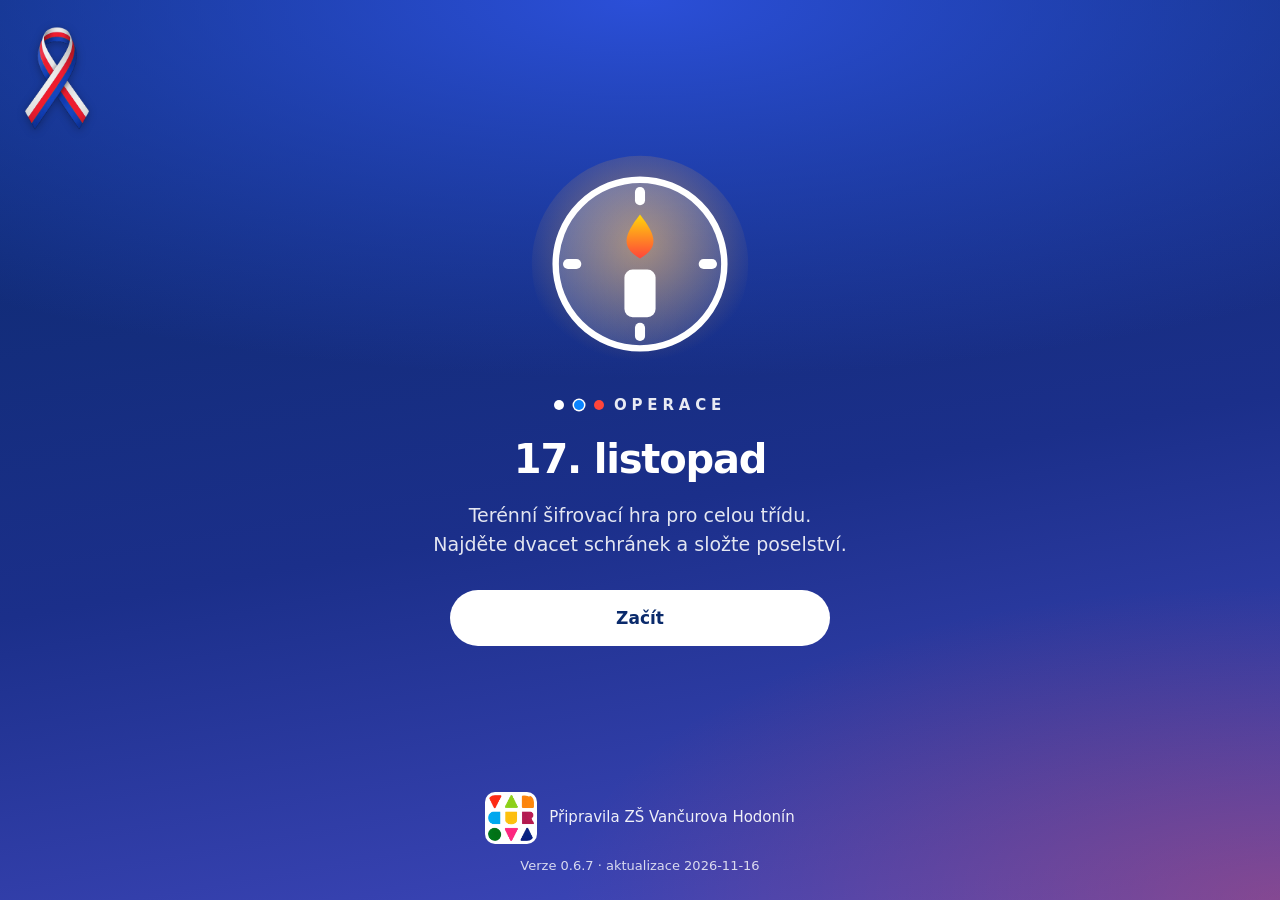
<file: index.html>
<!doctype html>
<html lang="cs">
<head>
  <meta charset="utf-8">
  <meta name="viewport" content="width=device-width, initial-scale=1, viewport-fit=cover">
  <meta name="theme-color" content="#0A84FF">
  <meta name="apple-mobile-web-app-capable" content="yes">
  <meta name="apple-mobile-web-app-status-bar-style" content="black-translucent">
  <meta name="apple-mobile-web-app-title" content="Operace 17.11.">
  <title>Operace 17. listopad</title>
  <link rel="manifest" href="manifest.webmanifest">
  <link rel="icon" href="icons/icon-192.png">
  <link rel="apple-touch-icon" href="icons/apple-touch-icon.png">
  <link rel="stylesheet" href="app.css">
</head>
<body>
  <!-- Sada ikon ve stylu SF Symbols: mřížka 24, linka 1.75, zaoblené konce -->
  <svg width="0" height="0" style="position:absolute" aria-hidden="true" focusable="false">
    <defs>
      <symbol id="i-kompas" viewBox="0 0 24 24"><circle cx="12" cy="12" r="9"/><path d="M15.6 8.4l-2.2 5-5 2.2 2.2-5z"/></symbol>
      <symbol id="i-cesta" viewBox="0 0 24 24"><path d="M3.5 6.5l5.5-2 6 2.5 5.5-2v13l-5.5 2-6-2.5-5.5 2z"/><path d="M9 4.5v13M15 7v13"/></symbol>
      <symbol id="i-tym" viewBox="0 0 24 24"><circle cx="9" cy="8" r="3.2"/><path d="M3.5 19.5c0-3.2 2.4-5.2 5.5-5.2s5.5 2 5.5 5.2"/><path d="M15.5 4.9a3.1 3.1 0 010 6.2M17.5 14.6c2 .6 3.2 2.2 3.2 4.9"/></symbol>
      <symbol id="i-zamek" viewBox="0 0 24 24"><rect x="5" y="11" width="14" height="9.5" rx="2.8"/><path d="M8 11V8a4 4 0 018 0v3"/></symbol>
      <symbol id="i-klic" viewBox="0 0 24 24"><circle cx="8" cy="15.5" r="4"/><path d="M11 12.5L20 3.5M16.5 7l3 3M13.8 9.7l2.3 2.3"/></symbol>
      <symbol id="i-lupa" viewBox="0 0 24 24"><circle cx="10.8" cy="10.8" r="6.5"/><path d="M15.8 15.8L20.5 20.5"/></symbol>
      <symbol id="i-kniha" viewBox="0 0 24 24"><path d="M4 5.8C4 4.8 4.8 4 5.8 4H11.5v16H5.8c-1 0-1.8-.8-1.8-1.8zM20 5.8c0-1-.8-1.8-1.8-1.8H12.5v16h5.7c1 0 1.8-.8 1.8-1.8z"/></symbol>
      <symbol id="i-stit" viewBox="0 0 24 24"><path d="M12 3l7.5 3v5.5c0 4.4-3.1 7.7-7.5 9.5-4.4-1.8-7.5-5.1-7.5-9.5V6z"/><path d="M8.8 12l2.4 2.4 4.1-4.8"/></symbol>
      <symbol id="i-svicka" viewBox="0 0 24 24"><path d="M12 2.8c2.9 3 3.9 5 2.6 7.2-.6 1-1.5 1.4-2.6 1.4s-2-.4-2.6-1.4C8.1 7.8 9.1 5.8 12 2.8z"/><rect x="8.5" y="14" width="7" height="7" rx="2"/></symbol>
      <symbol id="i-ok" viewBox="0 0 24 24"><path d="M5 12.5l4.5 4.5L19 7.5"/></symbol>
      <symbol id="i-slunce" viewBox="0 0 24 24"><circle cx="12" cy="12" r="4"/><path d="M12 3v2M12 19v2M3 12h2M19 12h2M5.6 5.6L7 7M17 17l1.4 1.4M5.6 18.4L7 17M17 7l1.4-1.4"/></symbol>
      <symbol id="i-mesic" viewBox="0 0 24 24"><path d="M20 14.5A8 8 0 019.5 4a8.5 8.5 0 1010.5 10.5z"/></symbol>
      <symbol id="i-zarovka" viewBox="0 0 24 24"><path d="M9.5 18h5M10.5 21h3M12 3a6 6 0 00-3.7 10.7c.7.6 1.2 1.3 1.2 2.3h5c0-1 .5-1.7 1.2-2.3A6 6 0 0012 3z"/></symbol>
      <symbol id="i-pin" viewBox="0 0 24 24"><path d="M12 21s7-5.8 7-11a7 7 0 10-14 0c0 5.2 7 11 7 11z"/><circle cx="12" cy="10" r="2.5"/></symbol>
      <symbol id="i-telefon" viewBox="0 0 24 24"><path d="M6.8 3.5h2.7l1.5 4-2 1.5a11 11 0 006 6l1.5-2 4 1.5v2.7c0 1-.8 1.8-1.8 1.8C10.8 19 5 13.2 5 5.3c0-1 .8-1.8 1.8-1.8z"/></symbol>
      <symbol id="i-sdilet" viewBox="0 0 24 24"><path d="M12 15V3.5M8 7l4-4 4 4M7 10.5H6a1.5 1.5 0 00-1.5 1.5v7.5A1.5 1.5 0 006 21h12a1.5 1.5 0 001.5-1.5V12a1.5 1.5 0 00-1.5-1.5h-1"/></symbol>
      <symbol id="i-dal" viewBox="0 0 24 24"><path d="M9.5 5.5l6.5 6.5-6.5 6.5"/></symbol>
      <symbol id="i-hodiny" viewBox="0 0 24 24"><circle cx="12" cy="12" r="9"/><path d="M12 7v5.2l3.3 2"/></symbol>
      <symbol id="i-export" viewBox="0 0 24 24"><path d="M12 15V3.5M8 7.5l4-4 4 4M5 14v4.5A1.5 1.5 0 006.5 20h11a1.5 1.5 0 001.5-1.5V14"/></symbol>
      <symbol id="i-reset" viewBox="0 0 24 24"><path d="M4.5 12a7.5 7.5 0 112.4 5.5M4.5 18v-5h5"/></symbol>
      <symbol id="i-gesto-v" viewBox="0 0 24 24"><path d="M8 3l3.2 9.5M16 3l-3.2 9.5M7.5 12.5h9c.6 0 1 .4 1 1V17a5.5 5.5 0 01-5.5 5.5A5.5 5.5 0 016.5 17v-3.5c0-.6.4-1 1-1z"/></symbol>
      <symbol id="i-of" viewBox="0 0 24 24"><circle cx="8" cy="12.5" r="5.5"/><path d="M6.2 11h.01M9.8 11h.01M5.8 13.8c1.3 1.4 3.1 1.4 4.4 0"/><path d="M20 7.5h-5v10M15 12.5h4"/></symbol>
      <symbol id="i-nota" viewBox="0 0 24 24"><path d="M9 17.5V5.5l10-2v12"/><circle cx="6.5" cy="17.5" r="2.5"/><circle cx="16.5" cy="15.5" r="2.5"/></symbol>
      <symbol id="i-sbirka" viewBox="0 0 24 24"><rect x="3.5" y="3.5" width="7.5" height="7.5" rx="2.2"/><rect x="13" y="3.5" width="7.5" height="7.5" rx="2.2"/><rect x="3.5" y="13" width="7.5" height="7.5" rx="2.2"/><rect x="13" y="13" width="7.5" height="7.5" rx="2.2"/></symbol>
      <symbol id="i-stripek" viewBox="0 0 24 24"><path d="M12 2.5l5.5 5L15 21l-9-2.5L3.5 8.5z"/></symbol>
      <symbol id="i-varovani" viewBox="0 0 24 24"><path d="M12 4l9 15.5H3z"/><path d="M12 10v4.2M12 16.9v.1"/></symbol>
      <linearGradient id="ob-nebe" x1="0" y1="0" x2="0" y2="1"><stop offset="0" stop-color="#0A1B45"/><stop offset=".65" stop-color="#1E3A9E"/><stop offset="1" stop-color="#5E5CE6"/></linearGradient><linearGradient id="ob-plamen" x1="0" y1="0" x2="0" y2="1"><stop offset="0" stop-color="#FFE066"/><stop offset="1" stop-color="#FF453A"/></linearGradient><linearGradient id="ob-svicka" x1="0" y1="0" x2="1" y2="0"><stop offset="0" stop-color="#FFFFFF"/><stop offset="1" stop-color="#D9DCEB"/></linearGradient><radialGradient id="ob-zar" cx="50%" cy="50%" r="50%"><stop offset="0" stop-color="#FFB340" stop-opacity=".6"/><stop offset="1" stop-color="#FFB340" stop-opacity="0"/></radialGradient>
      <symbol id="obraz" viewBox="0 0 500 400"><rect width="500" height="400" fill="url(#ob-nebe)"/><g fill="#fff" opacity=".85"><circle cx="34" cy="28" r="1.2"/><circle cx="92" cy="60" r="1.7"/><circle cx="150" cy="22" r="2.2"/><circle cx="210" cy="52" r="1.2"/><circle cx="300" cy="24" r="1.7"/><circle cx="372" cy="58" r="2.2"/><circle cx="430" cy="30" r="1.2"/><circle cx="470" cy="70" r="1.7"/><circle cx="60" cy="110" r="2.2"/><circle cx="402" cy="108" r="1.2"/><circle cx="260" cy="18" r="1.7"/><circle cx="330" cy="90" r="2.2"/></g><g fill="#0A1636"><rect x="0" y="200" width="86" height="200"/><rect x="80" y="150" width="84" height="250"/><rect x="160" y="205" width="98" height="195"/><rect x="252" y="138" width="88" height="262"/><rect x="334" y="188" width="86" height="212"/><rect x="414" y="160" width="86" height="240"/></g><g fill="#FFD479" opacity=".8"><rect x="12" y="286" width="9" height="12" rx="1.5"/><rect x="30" y="262" width="9" height="12" rx="1.5"/><rect x="30" y="286" width="9" height="12" rx="1.5"/><rect x="30" y="310" width="9" height="12" rx="1.5"/><rect x="48" y="238" width="9" height="12" rx="1.5"/><rect x="48" y="286" width="9" height="12" rx="1.5"/><rect x="66" y="238" width="9" height="12" rx="1.5"/><rect x="66" y="286" width="9" height="12" rx="1.5"/><rect x="92" y="188" width="9" height="12" rx="1.5"/><rect x="92" y="284" width="9" height="12" rx="1.5"/><rect x="110" y="212" width="9" height="12" rx="1.5"/><rect x="110" y="236" width="9" height="12" rx="1.5"/><rect x="128" y="164" width="9" height="12" rx="1.5"/><rect x="128" y="260" width="9" height="12" rx="1.5"/><rect x="128" y="284" width="9" height="12" rx="1.5"/><rect x="128" y="308" width="9" height="12" rx="1.5"/><rect x="146" y="188" width="9" height="12" rx="1.5"/><rect x="146" y="236" width="9" height="12" rx="1.5"/><rect x="146" y="308" width="9" height="12" rx="1.5"/><rect x="172" y="291" width="9" height="12" rx="1.5"/><rect x="172" y="315" width="9" height="12" rx="1.5"/><rect x="190" y="243" width="9" height="12" rx="1.5"/><rect x="208" y="219" width="9" height="12" rx="1.5"/><rect x="208" y="291" width="9" height="12" rx="1.5"/><rect x="208" y="315" width="9" height="12" rx="1.5"/><rect x="226" y="267" width="9" height="12" rx="1.5"/><rect x="226" y="291" width="9" height="12" rx="1.5"/><rect x="264" y="152" width="9" height="12" rx="1.5"/><rect x="264" y="200" width="9" height="12" rx="1.5"/><rect x="264" y="272" width="9" height="12" rx="1.5"/><rect x="264" y="296" width="9" height="12" rx="1.5"/><rect x="282" y="176" width="9" height="12" rx="1.5"/><rect x="282" y="248" width="9" height="12" rx="1.5"/><rect x="300" y="152" width="9" height="12" rx="1.5"/><rect x="300" y="176" width="9" height="12" rx="1.5"/><rect x="300" y="200" width="9" height="12" rx="1.5"/><rect x="300" y="224" width="9" height="12" rx="1.5"/><rect x="300" y="248" width="9" height="12" rx="1.5"/><rect x="300" y="272" width="9" height="12" rx="1.5"/><rect x="318" y="224" width="9" height="12" rx="1.5"/><rect x="318" y="272" width="9" height="12" rx="1.5"/><rect x="346" y="226" width="9" height="12" rx="1.5"/><rect x="346" y="250" width="9" height="12" rx="1.5"/><rect x="346" y="274" width="9" height="12" rx="1.5"/><rect x="346" y="322" width="9" height="12" rx="1.5"/><rect x="364" y="226" width="9" height="12" rx="1.5"/><rect x="364" y="250" width="9" height="12" rx="1.5"/><rect x="364" y="274" width="9" height="12" rx="1.5"/><rect x="382" y="202" width="9" height="12" rx="1.5"/><rect x="400" y="226" width="9" height="12" rx="1.5"/><rect x="400" y="250" width="9" height="12" rx="1.5"/><rect x="400" y="274" width="9" height="12" rx="1.5"/><rect x="400" y="298" width="9" height="12" rx="1.5"/><rect x="400" y="322" width="9" height="12" rx="1.5"/><rect x="426" y="270" width="9" height="12" rx="1.5"/><rect x="444" y="222" width="9" height="12" rx="1.5"/><rect x="444" y="294" width="9" height="12" rx="1.5"/><rect x="444" y="318" width="9" height="12" rx="1.5"/><rect x="462" y="246" width="9" height="12" rx="1.5"/><rect x="480" y="294" width="9" height="12" rx="1.5"/><rect x="480" y="318" width="9" height="12" rx="1.5"/></g><rect y="345" width="500" height="55" fill="#0A1636"/><path d="M0 366H500M0 385H500" stroke="#1B2F8A" stroke-width="2" opacity=".7"/><g stroke="#FFD479" stroke-width="4" fill="none" stroke-linecap="round"><circle cx="250" cy="34" r="15"/><g transform="rotate(-18 250 49)"><circle cx="250" cy="70" r="9"/><path d="M250 79V136M250 118h11M250 128h8"/></g><g><circle cx="250" cy="70" r="9"/><path d="M250 79V150M250 130h11M250 141h8"/></g><g transform="rotate(18 250 49)"><circle cx="250" cy="70" r="9"/><path d="M250 79V136M250 118h11M250 128h8"/></g></g><path d="M108 346V326" stroke="#2FB35A" stroke-width="3" fill="none"/><g transform="translate(108 320)"><circle cx="0" cy="-7" r="6" fill="#D7141A"/><circle cx="7" cy="-2" r="6" fill="#FFFFFF"/><circle cx="4" cy="6" r="6" fill="#D7141A"/><circle cx="-4" cy="6" r="6" fill="#FFFFFF"/><circle cx="-7" cy="-2" r="6" fill="#D7141A"/><circle r="4" fill="#FFD60A"/></g><path d="M200 346V326" stroke="#2FB35A" stroke-width="3" fill="none"/><g transform="translate(200 320)"><circle cx="0" cy="-7" r="6" fill="#FFFFFF"/><circle cx="7" cy="-2" r="6" fill="#4DA3FF"/><circle cx="4" cy="6" r="6" fill="#FFFFFF"/><circle cx="-4" cy="6" r="6" fill="#4DA3FF"/><circle cx="-7" cy="-2" r="6" fill="#FFFFFF"/><circle r="4" fill="#FFD60A"/></g><path d="M300 346V326" stroke="#2FB35A" stroke-width="3" fill="none"/><g transform="translate(300 320)"><circle cx="0" cy="-7" r="6" fill="#4DA3FF"/><circle cx="7" cy="-2" r="6" fill="#D7141A"/><circle cx="4" cy="6" r="6" fill="#4DA3FF"/><circle cx="-4" cy="6" r="6" fill="#D7141A"/><circle cx="-7" cy="-2" r="6" fill="#4DA3FF"/><circle r="4" fill="#FFD60A"/></g><path d="M392 346V326" stroke="#2FB35A" stroke-width="3" fill="none"/><g transform="translate(392 320)"><circle cx="0" cy="-7" r="6" fill="#D7141A"/><circle cx="7" cy="-2" r="6" fill="#FFFFFF"/><circle cx="4" cy="6" r="6" fill="#D7141A"/><circle cx="-4" cy="6" r="6" fill="#FFFFFF"/><circle cx="-7" cy="-2" r="6" fill="#D7141A"/><circle r="4" fill="#FFD60A"/></g><circle cx="70" cy="257" r="52" fill="url(#ob-zar)"/><rect x="55" y="275" width="30" height="70" rx="7" fill="url(#ob-svicka)"/><path d="M70 245 c14 17 17 27 0 36-17-9-14-19 0-36z" fill="url(#ob-plamen)"/><circle cx="150" cy="229" r="52" fill="url(#ob-zar)"/><rect x="135" y="247" width="30" height="98" rx="7" fill="url(#ob-svicka)"/><path d="M150 217 c14 17 17 27 0 36-17-9-14-19 0-36z" fill="url(#ob-plamen)"/><circle cx="250" cy="203" r="52" fill="url(#ob-zar)"/><rect x="235" y="221" width="30" height="124" rx="7" fill="url(#ob-svicka)"/><path d="M250 191 c14 17 17 27 0 36-17-9-14-19 0-36z" fill="url(#ob-plamen)"/><circle cx="350" cy="237" r="52" fill="url(#ob-zar)"/><rect x="335" y="255" width="30" height="90" rx="7" fill="url(#ob-svicka)"/><path d="M350 225 c14 17 17 27 0 36-17-9-14-19 0-36z" fill="url(#ob-plamen)"/><circle cx="430" cy="251" r="52" fill="url(#ob-zar)"/><rect x="415" y="269" width="30" height="76" rx="7" fill="url(#ob-svicka)"/><path d="M430 239 c14 17 17 27 0 36-17-9-14-19 0-36z" fill="url(#ob-plamen)"/><image href="img/stuha.png" x="452" y="318" width="38" height="55"/></symbol>
    </defs>
  </svg>

  <!-- ÚVOD -->
  <div id="v-home" class="home" hidden>
    <img class="stuha stuha-home" src="img/stuha.png" alt="" width="420" height="609" aria-hidden="true">
    <div class="home-obsah">
      <svg class="hero" viewBox="0 0 240 240" role="img" aria-label="Kompas se svíčkou">
        <defs>
          <radialGradient id="zar" cx="50%" cy="40%" r="55%"><stop offset="0" stop-color="#FFB340" stop-opacity=".55"/><stop offset="1" stop-color="#FFB340" stop-opacity="0"/></radialGradient>
          <linearGradient id="plam" x1="0" y1="0" x2="0" y2="1"><stop offset="0" stop-color="#FFD60A"/><stop offset="1" stop-color="#FF453A"/></linearGradient>
          <linearGradient id="krouz" x1="0" y1="0" x2="1" y2="1"><stop offset="0" stop-color="#ffffff" stop-opacity=".22"/><stop offset="1" stop-color="#ffffff" stop-opacity=".06"/></linearGradient>
        </defs>
        <circle cx="120" cy="120" r="118" fill="url(#zar)"/>
        <circle cx="120" cy="120" r="92" fill="url(#krouz)" stroke="#fff" stroke-width="7"/>
        <g fill="#fff"><rect x="114.5" y="36" width="11" height="20" rx="5.5"/><rect x="114.5" y="184" width="11" height="20" rx="5.5"/><rect x="36" y="114.5" width="20" height="11" rx="5.5"/><rect x="184" y="114.5" width="20" height="11" rx="5.5"/></g>
        <rect x="103" y="126" width="34" height="52" rx="9" fill="#fff"/>
        <path class="plamen" d="M120 66c17 22 22 35 0 48-22-13-17-26 0-48z" fill="url(#plam)"/>
      </svg>
      <p class="kicker"><i class="tri a"></i><i class="tri b"></i><i class="tri c"></i> Operace</p>
      <h1 class="home-titul">17. listopad</h1>
      <p class="home-pod">Terénní šifrovací hra pro celou třídu. Najděte dvacet schránek a složte poselství.</p>
      <button id="btnZacit" class="btn velke-btn" type="button">Začít</button>
      <button id="btnZnovu" class="btn sklo" type="button" hidden>Spustit znovu</button>
      <button id="installBtn" class="btn sklo" type="button" hidden><svg class="ic"><use href="#i-sdilet"/></svg> Přidat na plochu</button>
      <p id="iosHint" class="ios-navod" hidden><svg class="ic"><use href="#i-sdilet"/></svg><span>Na iPhonu klepněte dole na <strong>Sdílet</strong> a pak na <strong>Přidat na plochu</strong>.</span></p>
    </div>
    <dialog id="dlgZnovu" class="dlg-znovu" aria-labelledby="znovuNadpis">
      <form id="fSmazat" autocomplete="off">
        <h2 id="znovuNadpis">Spustit hru znovu?</h2>
        <p>Všechna data budou smazána a hra začne od nuly, včetně postupu, názvu týmu a členů týmu. Nelze to vrátit.</p>
        <label for="iSmazat">Pro potvrzení napiš <b>SMAZAT</b></label>
        <input id="iSmazat" type="text" autocapitalize="characters" autocorrect="off" spellcheck="false">
        <button id="btnSmazat" class="btn nebezpecne" type="submit" disabled>Smazat vše a začít znovu</button>
        <button id="btnSmazatZpet" class="btn sek" type="button">Zpět</button>
      </form>
    </dialog>
    <div class="home-pata">
      <div class="skola"><button type="button" id="logoHome" class="logo-btn" aria-label="Zpět na úvod"><img src="img/logo-zs-vancurova.png" alt="Logo ZŠ Vančurova Hodonín" width="52" height="52"></button><span>Připravila ZŠ Vančurova Hodonín</span></div>
      <small class="verze-kopie"></small>
    </div>
  </div>

  <!-- APLIKACE -->
  <div id="app" hidden>
    <header id="nav" class="nav">
      <div class="nav-in">
        <button type="button" id="logoNav" class="logo-btn nav-logo-btn" aria-label="Zpět na úvod"><img class="nav-logo" src="img/logo-zs-vancurova.png" alt="" width="32" height="32"></button>
        <span id="navT" class="nav-t"></span>
        <button id="tema" class="kulate" type="button"></button>
      </div>
    </header>

    <main>
      <!-- HRA -->
      <section id="v-hra" class="pohled" hidden>
        <div class="titul-radek"><img class="stuha stuha-mala" src="img/stuha.png" alt="" width="420" height="609" aria-hidden="true"><h1 id="hTitul" class="large">Hra</h1><div class="stav-prava"><span id="hCas"></span><span id="hStanoviste"></span></div></div>
        <div class="stav-radek">
          <div class="progres" role="img" aria-label="Postup"><div id="hProg" class="progres-v"></div></div>
        </div>
        <div id="pNav" class="blok" hidden>
          <div class="radar-karta">
            <span class="pilulka" id="rdPozn">Radar čeká na polohu</span>
            <div class="radar"><svg id="radarSvg" viewBox="-110 -110 220 220" role="img" aria-label="Radar okolí: střípky kolem vás"></svg></div>
            <button id="btnChytit" class="btn chytit" type="button" hidden></button>
            <p id="nKompas" class="popis stred" role="status" hidden></p>
            <p id="nStav" class="popis stred" role="status"></p>
            <p id="nPresnost" class="popis stred"></p>
          </div>

          <div class="kompas-karta">
            <div class="kompas">
              <svg class="kompas-kruh" viewBox="0 0 200 200" aria-hidden="true">
                <circle cx="100" cy="100" r="94" class="k-kruh"/>
                <g class="k-ticks"><path d="M100 10v14M100 176v14M10 100h14M176 100h14"/></g>
              </svg>
              <div id="nSipka" class="sipka" aria-hidden="true">
                <svg viewBox="0 0 100 100"><path d="M50 8L80 82 50 64 20 82z"/></svg>
              </div>
            </div>
            <div class="kompas-text">
              <div id="nVzd" class="vzd">–</div>
              <div id="nSmer" class="popis"></div>
            </div>
          </div>

          <div class="skup">
            <div class="rad"><span class="dlazdice c-red"><svg class="ic"><use href="#i-pin"/></svg></span>
              <div class="rad-t"><b>Souřadnice</b><small id="nSour"></small></div></div>
            <button id="btnKompas" class="rad rad-odkaz" type="button" hidden><span class="dlazdice c-orange"><svg class="ic"><use href="#i-kompas"/></svg></span>
              <div class="rad-t"><b>Zapnout kompas</b></div><svg class="ic sip"><use href="#i-dal"/></svg></button>
            <button id="btnGps" class="rad rad-odkaz" type="button" hidden><span class="dlazdice c-orange"><svg class="ic"><use href="#i-pin"/></svg></span>
              <div class="rad-t"><b>Zapnout polohu</b></div><svg class="ic sip"><use href="#i-dal"/></svg></button>
          </div>
        </div>

        <h2 id="hVetaNadpis" class="sekce">Poselství</h2>
        <div id="hVeta" class="veta" role="img"></div>

        <div id="pTeaser" class="blok" hidden>
          <div class="skup form-skup">
            <p class="odst">Stanoviště je odemčené. Úkol na vás čeká.</p>
            <button id="btnOtevritUkol" class="btn" type="button">Zobrazit úkol</button>
          </div>
        </div>

        <div id="pFinale" class="blok" hidden>
          <h2 class="sekce">Finále</h2>
          <div class="skup form-skup">
            <p class="odst">Máte všech dvacet písmen. Seřaďte je podle pořadí stanovišť, doplňte mezery a vznikne poselství.</p>
            <p id="fVarovani" class="varovani" hidden></p>
          </div>
          <h2 class="sekce">Závěrečné otázky</h2>
          <div class="skup form-skup"><ol id="fOtazky" class="otazky"></ol>
            <p class="odst">Každá odpověď je jedna číslice. Napište je za sebou a máte kód k zámku.</p></div>
          <form id="fKonec" class="skup form-skup">
            <label for="iKonec">Číselný kód k zámku</label>
            <input id="iKonec" type="text" autocomplete="off" inputmode="numeric">
            <button class="btn" type="submit">Odemknout dopis</button>
          </form>
          <p id="fChyba" class="chyba" role="alert" hidden>Kód nesedí.</p>
        </div>

        <div id="pDopis" class="blok" hidden>
          <div class="skup dopis">
            <img class="stuha stuha-dopis" src="img/stuha.png" alt="" width="420" height="609" aria-hidden="true">
            <svg class="dopis-ikona" viewBox="0 0 24 24" aria-hidden="true"><use href="#i-svicka"/></svg>
            <h2>Mise splněna</h2>
            <div class="skola skola-dopis"><img src="img/logo-zs-vancurova.png" alt="Logo ZŠ Vančurova Hodonín" width="36" height="36"><span>Připravila ZŠ Vančurova Hodonín</span></div>
            <p id="dText" class="odst"></p>
            <p id="dCas" class="popis"></p>
            <button id="btnKonfety" class="btn sek" type="button">Znovu oslavit</button>
          </div>
        </div>
      <!-- SBÍRKA (na finále) -->
      <section id="pSbirkaFinale" class="blok" hidden>
        <h2 class="sekce">Obraz 17. listopadu</h2>
        <div id="fObraz" class="obraz-box"></div>
        <h2 class="sekce">Sbírka symbolů</h2>
        <div id="fSbirka" class="skup"></div>
      </section>
      </section>

      <!-- CESTA -->
      <section id="v-cesta" class="pohled" hidden>
        <h1 class="large">Cesta</h1>
        <p class="popis uvod-pop" id="cPopis"></p>
        <div id="cSeznam"></div>
      </section>

      <!-- SBÍRKA -->
      <section id="v-sbirka" class="pohled" hidden>
        <div class="titul-radek"><img class="stuha stuha-mala" src="img/stuha.png" alt="" width="420" height="609" aria-hidden="true"><h1 class="large">Sbírka</h1></div>
        <div class="obraz-karta"><div id="sObraz" class="obraz-box"></div><p id="sObrazPopis" class="popis"></p></div>
        <h2 class="sekce">Symboly 17. listopadu</h2>
        <p class="popis uvod-pop" id="sPopis"></p>
        <div id="sSeznam"></div>
      </section>

      <!-- TÝM -->
      <section id="v-tym" class="pohled" hidden>
        <h1 class="large">Tým</h1>
        <p class="popis uvod-pop" id="tymPopis" hidden>Zadej název týmu a členy, pak potvrď.</p>
        <h2 class="sekce">Název týmu</h2>
        <div class="skup form-skup">
          <label for="iTymNazev">Název týmu</label>
          <input id="iTymNazev" type="text" autocomplete="off" maxlength="40">
        </div>
        <h2 class="sekce">Členové týmu</h2>
        <div id="tymClenove" class="skup"></div>
        <form id="fClen" class="skup form-skup">
          <label for="iClen">Jméno člena</label>
          <input id="iClen" type="text" autocomplete="off" maxlength="40">
          <button class="btn" type="submit">Přidat člena</button>
        </form>
        <div id="tymStartAkce" class="tym-start" hidden>
          <button id="btnKompletni" class="btn velke-btn" type="button" disabled>Tým je kompletní</button>
          <button id="btnSpustit" class="btn velke-btn" type="button" hidden>Začít hru</button>
          <button id="btnUpravit" class="btn sek" type="button" hidden>Upravit tým</button>
          <button id="btnTymZpet" class="btn sek" type="button">Zpět</button>
        </div>
        <h2 class="sekce jen-app">Vzhled</h2>
        <div class="skup form-skup jen-app">
          <div class="segment" role="radiogroup" aria-label="Vzhled aplikace">
            <button type="button" role="radio" data-tema="auto">Podle systému</button>
            <button type="button" role="radio" data-tema="light">Světlý</button>
            <button type="button" role="radio" data-tema="dark">Tmavý</button>
          </div>
        </div>
        <h2 class="sekce jen-app">Aplikace</h2>
        <div class="skup jen-app">
          <button id="btnDomu" class="rad rad-odkaz" type="button"><span class="dlazdice c-gray"><svg class="ic"><use href="#i-kompas"/></svg></span>
            <div class="rad-t"><b>Úvodní obrazovka</b></div><svg class="ic sip"><use href="#i-dal"/></svg></button>
          <div class="rad"><span class="dlazdice c-gray"><svg class="ic"><use href="#i-hodiny"/></svg></span>
            <div class="rad-t"><b>Verze</b><small id="verze"></small></div></div>
          <div class="rad skola-rad"><img src="img/logo-zs-vancurova.png" alt="Logo ZŠ Vančurova Hodonín" width="36" height="36">
            <div class="rad-t"><b>Připravila ZŠ Vančurova Hodonín</b><small>Grafika: vlastní SVG ilustrace a ikony. Stuha, logo a fotka klíčů: dodáno uživatelem/školou (původ a licence fotky klíčů neověřeny).</small></div></div>
        </div>
      </section>

      <p class="verze-radek verze-kopie"></p>
    </main>

    <nav id="tabbar" class="tabbar" aria-label="Hlavní navigace">
      <button type="button" data-tab="hra"><svg class="ic"><use href="#i-kompas"/></svg><span>Hra</span></button>
      <button type="button" data-tab="cesta"><svg class="ic"><use href="#i-cesta"/></svg><span>Cesta</span></button>
      <button type="button" data-tab="sbirka"><svg class="ic"><use href="#i-sbirka"/></svg><span>Sbírka</span></button>
      <button type="button" data-tab="tym"><svg class="ic"><use href="#i-tym"/></svg><span>Tým</span></button>
    </nav>

    <div id="scrim" class="scrim" hidden></div>

    <!-- ÚKOL (bottom sheet) -->
    <div id="pUkol" class="sheet" role="dialog" aria-labelledby="uNadpis" hidden>
      <div class="grab" id="grab"><i></i></div>
      <div class="sheet-obsah">
        <div id="uOdemk" class="odemk" hidden><span class="dlazdice c-green"><svg class="ic"><use href="#i-klic"/></svg></span> Odemčeno</div>
        <h2 id="uNadpis" class="sheet-titul"></h2>
        <p id="uZadani" class="zadani"></p>
        <form id="fOdp" class="form-sheet">
          <label for="iOdp">Odpověď</label>
          <input id="iOdp" type="text" autocomplete="off" autocapitalize="characters" spellcheck="false">
          <button class="btn" type="submit">Zkontrolovat</button>
        </form>
        <p id="uChyba" class="chyba" role="alert" hidden>Zatím ne. Zkuste to znovu.</p>
        <h3 class="sekce mala-sekce">Nápovědy</h3>
        <ul id="uNapovedy" class="napovedy"></ul>
        <button id="btnNapoveda" class="btn sek" type="button"></button>
      </div>
    </div>

    <!-- SPRÁVNĚ (bottom sheet) -->
    <div id="pReveal" class="sheet" role="dialog" aria-labelledby="rNadpis" hidden>
      <div class="grab"><i></i></div>
      <div class="sheet-obsah stred-obsah">
        <div class="klavesa velka" id="rKlavesa"><strong id="rPismeno"></strong></div>
        <h2 id="rNadpis" class="sheet-titul"></h2>
        <p class="popis">Písmeno do věty</p>
        <div id="rDalsi" class="skup">
          <div class="rad"><span class="dlazdice c-red"><svg class="ic"><use href="#i-pin"/></svg></span>
            <div class="rad-t"><b>Další podle trasy: <span id="rDalsiCislo"></span></b><small id="rSour"></small></div></div>
        </div>
        <div id="rSymbol" class="skup rsymbol" hidden>
          <div class="rad"><span class="dlazdice velka-dl" id="rSymDl"></span>
            <div class="rad-t"><small>Nový symbol ve Sbírce</small><b id="rSymNazev"></b></div></div>
        </div>
        <button id="btnPokracovat" class="btn" type="button">Pokračovat</button>
      </div>
    </div>
  </div>

  <canvas id="konfety" aria-hidden="true"></canvas>

  <script src="version.js"></script>
  <script src="config.js"></script>
  <script src="stanovist.js"></script>
  <script src="install.js"></script>
  <script src="app.js"></script>
</body>
</html>
</file>
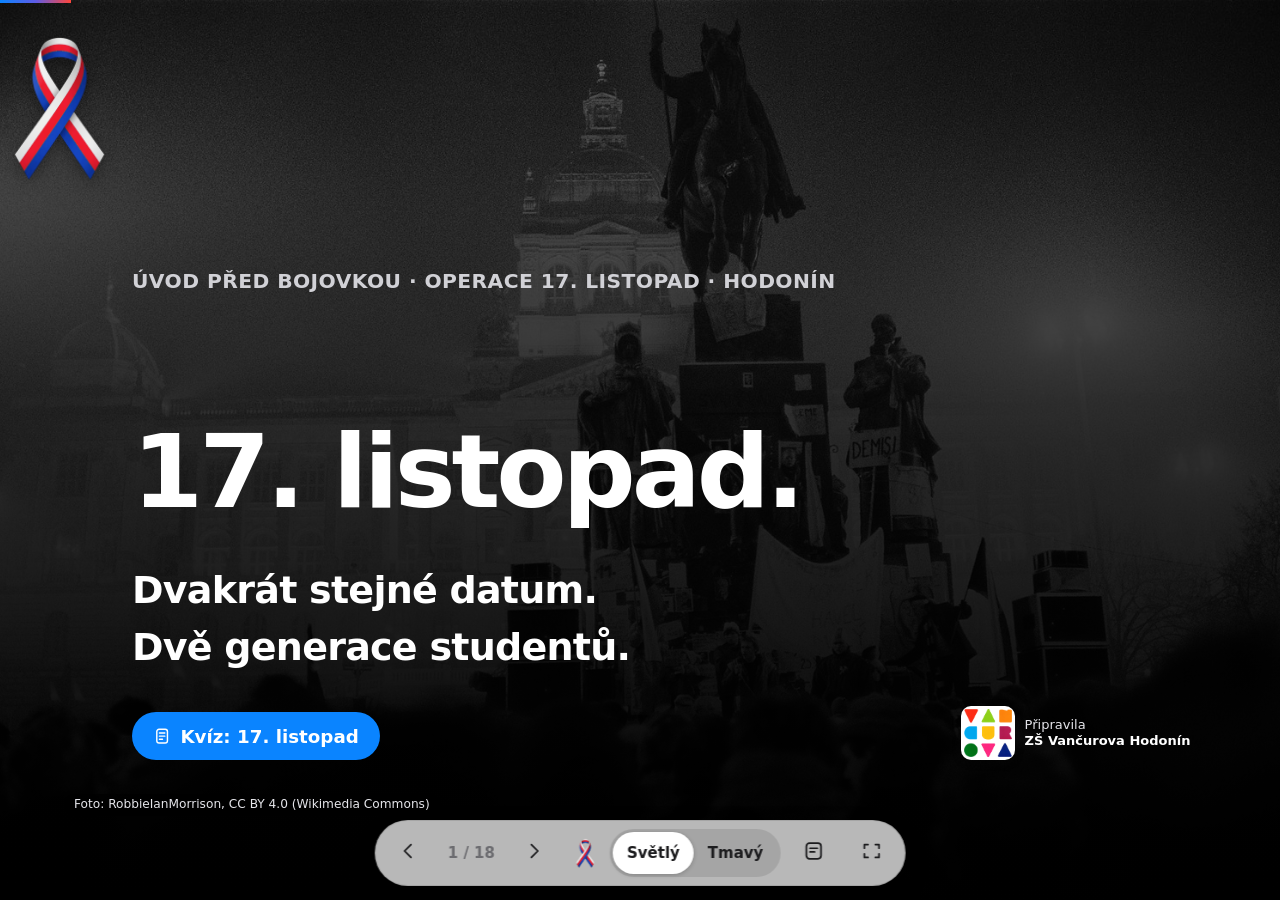
<file: skola/index.html>
<!DOCTYPE html>
<html lang="cs">
<head>
<meta charset="utf-8">
<meta name="viewport" content="width=device-width, initial-scale=1, viewport-fit=cover">
<meta name="color-scheme" content="light dark">
<title>17. listopad – úvod k bojovce</title>
<link rel="icon" href="data:,">
<style>
:root{--rib:url("img/stuha.png");--tri-red:#D7141A;--tri-blue:#11457E;--tri-white:#fff;
 --bg:#F2F2F7;--card:#fff;--fg:#1C1C1E;--mut:#6C6C70;--line:#0000001a;--glass:#ffffffb8;
 --blue:#0A84FF;--green:#30D158;--red:#FF453A;--orange:#FF9F0A;--indigo:#5E5CE6;--gray:#8E8E93;
 --shadow:0 1px 2px #0000000d,0 12px 32px #00000014;
 --font:-apple-system,BlinkMacSystemFont,"SF Pro Display","SF Pro Text","Segoe UI Variable Display",Inter,system-ui,sans-serif;
 --ease:cubic-bezier(.2,.8,.2,1);
 --body:clamp(17px,1.2vw + 10px,28px);
 --h:clamp(32px,4.4vw,60px);
}
body.dark{--bg:#000;--card:#1C1C1E;--fg:#fff;--mut:#98989F;--line:#ffffff1f;--glass:#1c1c1eb8;--shadow:0 1px 2px #0006,0 12px 32px #0008}
*{box-sizing:border-box;-webkit-tap-highlight-color:transparent}
html,body{margin:0;height:100%;background:var(--bg);color:var(--fg);font-family:var(--font);-webkit-font-smoothing:antialiased;overscroll-behavior:none}
.deck{position:fixed;inset:0;overflow:hidden}
.slide{position:absolute;inset:0;display:flex;flex-direction:column;justify-content:flex-start;
 padding:max(32px,env(safe-area-inset-top)) max(7vw,env(safe-area-inset-right),24px) calc(140px + env(safe-area-inset-bottom)) max(7vw,env(safe-area-inset-left),132px);
 overflow-y:auto;font-size:var(--body);line-height:1.55;background:var(--bg);
 opacity:0;visibility:hidden;transform:translateX(5vw) scale(.98);transition:opacity .6s var(--ease),transform .6s var(--ease),visibility 0s .6s}
.slide.past{transform:translateX(-5vw) scale(.98)}
.slide.active{opacity:1;visibility:visible;transform:none;transition:opacity .6s var(--ease),transform .6s var(--ease),visibility 0s}
.wrap{width:100%;max-width:1180px;margin:0 auto;position:relative;min-height:100%;display:flex;flex-direction:column;justify-content:flex-start}
.wrap::before{content:"";position:absolute;left:-124px;top:0;width:103px;height:150px;background:var(--rib) no-repeat center/contain;filter:drop-shadow(0 4px 8px #0005)}
.cover .wrap{justify-content:flex-end}
.slide.cover{overflow:hidden}
@media(max-width:700px){.wrap::before{left:-72px;width:62px;height:90px}}
h1,h2{margin:0;font-weight:800;letter-spacing:-.03em;line-height:1.1}
h1{font-size:clamp(48px,8vw,112px);letter-spacing:-.04em}
h2{font-size:var(--h);margin-bottom:.45em}
h3{margin:0;font-size:1em;font-weight:700;letter-spacing:-.01em}
p{margin:0}
.eyebrow{display:flex;align-items:center;gap:.6em;font-size:.8em;font-weight:700;letter-spacing:.02em;color:var(--mut);margin-bottom:1.3em;text-transform:uppercase}
.lead{font-size:1.15em;font-weight:500;color:var(--mut);max-width:28em;line-height:1.5;letter-spacing:-.01em}
.big{font-size:var(--h);font-weight:800;letter-spacing:-.04em;line-height:.95;background:linear-gradient(135deg,var(--c1,var(--blue)),var(--c2,var(--indigo)));-webkit-background-clip:text;background-clip:text;color:transparent}
.num{font-size:1.9em;font-weight:800;letter-spacing:-.03em;line-height:1;background:linear-gradient(135deg,var(--c1,var(--blue)),var(--c2,var(--indigo)));-webkit-background-clip:text;background-clip:text;color:transparent}
.card{background:var(--card);border-radius:28px;padding:clamp(22px,3vw,40px);box-shadow:var(--shadow);position:relative;overflow:hidden}
.grid{display:grid;gap:clamp(16px,2vw,28px)}
.g2{grid-template-columns:repeat(2,1fr)}.g3{grid-template-columns:repeat(3,1fr)}.g4{grid-template-columns:repeat(4,1fr)}
.sp-a{grid-template-columns:1.3fr 1fr}.sp-b{grid-template-columns:1.4fr 1fr}.sp-c{grid-template-columns:1fr 1.2fr}
@media(max-width:860px){.g3,.g4,.g2,.sp-a,.sp-b,.sp-c{grid-template-columns:1fr}.g4.keep{grid-template-columns:1fr 1fr}}
.mut{color:var(--mut)}
.small{font-size:.72em;color:var(--mut)}
.src{font-size:max(13px,.5em);color:var(--mut);margin-top:1em}
a{color:var(--blue);text-decoration:none}
a:hover{text-decoration:underline}
.pill{display:inline-flex;align-items:center;gap:.5em;min-height:48px;padding:0 1.1em;border-radius:999px;background:var(--glass);backdrop-filter:blur(24px) saturate(180%);-webkit-backdrop-filter:blur(24px) saturate(180%);border:1px solid var(--line);color:var(--fg);font:600 .72em var(--font);cursor:pointer;transition:transform .3s var(--ease)}
.pill:hover{text-decoration:none;transform:scale(1.03)}.pill:active{transform:scale(.97)}
.pill.solid{background:var(--blue);color:#fff;border-color:transparent}
.tag{display:inline-block;padding:.25em .8em;border-radius:999px;background:#ff9f0a26;color:var(--orange);font-weight:700;font-size:.7em}
.tn{display:none}
body.notes .tn{display:block;margin-top:14px;padding:12px 16px;border-radius:18px;background:#ff9f0a26;color:var(--fg);font-size:max(14px,.6em);line-height:1.35}
/* ikony */
.sf{width:1em;height:1em;fill:none;stroke:currentColor;stroke-width:1.9;stroke-linecap:round;stroke-linejoin:round;flex:none}
.tile{--g1:#5AC8FA;--g2:#0A84FF;flex:none;width:2.1em;height:2.1em;border-radius:27%;display:inline-grid;place-items:center;color:#fff;background:linear-gradient(160deg,var(--g1),var(--g2));box-shadow:inset 0 1px 0 #ffffff66,0 6px 14px color-mix(in srgb,var(--g2) 40%,transparent);font-size:1em}
.tile .sf{width:58%;height:58%}
.tile.green{--g1:#63E683;--g2:#30D158}.tile.red{--g1:#FF8A80;--g2:#FF453A}.tile.orange{--g1:#FFC046;--g2:#FF9F0A}.tile.indigo{--g1:#8E8CFF;--g2:#5E5CE6}.tile.gray{--g1:#A1A1A6;--g2:#636366;box-shadow:inset 0 1px 0 #ffffff55,0 6px 14px #0003}
.tile.sm{font-size:.8em}.tile.xl{font-size:1.3em}
.vicon{display:block;margin:0 auto;width:min(100%,512px,26vh);aspect-ratio:1;height:auto}
/* fotky */
.photo{display:block;width:100%;object-fit:cover;border-radius:24px}
.mono img,img.mono{filter:grayscale(1) contrast(1.12) brightness(.96)}
.grain{position:relative;overflow:hidden;border-radius:24px}
.grain::after{content:"";position:absolute;inset:0;pointer-events:none;opacity:.22;mix-blend-mode:overlay;background-image:url("data:image/svg+xml,%3Csvg xmlns='http://www.w3.org/2000/svg' width='160' height='160'%3E%3Cfilter id='n'%3E%3CfeTurbulence type='fractalNoise' baseFrequency='.85' numOctaves='2' stitchTiles='stitch'/%3E%3C/filter%3E%3Crect width='160' height='160' filter='url(%23n)'/%3E%3C/svg%3E")}
.cr{display:block;font-size:max(12px,.48em);color:var(--mut);margin-top:.5em;line-height:1.3}
.bgfull{position:absolute;inset:0;z-index:-1}
.bgfull img{display:block;width:100%;height:100%;object-fit:cover}
.bgfull::after{content:"";position:absolute;inset:0;background:linear-gradient(0deg,#000f 0%,#000c 55%,#0008 100%)}
.slide.dark-photo{color:#fff;--mut:#d1d1d6;--card:#1c1c1ecc;--fg:#fff;isolation:isolate}
.slide.dark-photo .card{backdrop-filter:blur(24px);-webkit-backdrop-filter:blur(24px);box-shadow:none;border:1px solid #ffffff22}
.slide.dark-photo .cr.corner{position:absolute;left:max(5vw,16px);bottom:calc(84px + env(safe-area-inset-bottom));margin:0;color:#e5e5ea;background:#0006;padding:3px 10px;border-radius:999px;backdrop-filter:blur(10px)}
/* kvíz */
.quiz{max-width:820px}
.quiz .q{font-size:1.5em;font-weight:800;letter-spacing:-.02em;margin-bottom:.9em;line-height:1.2}
.opt{display:block;width:100%;text-align:left;min-height:60px;margin:14px 0;padding:.7em 1.1em;border-radius:20px;border:2px solid transparent;background:var(--card);color:var(--fg);font:600 .9em var(--font);box-shadow:var(--shadow);cursor:pointer;transition:transform .35s var(--ease),background .3s}
.opt:hover{transform:scale(1.01)}.opt:active{transform:scale(.985)}
.opt.right{border-color:var(--green);background:color-mix(in srgb,var(--green) 22%,var(--card));animation:pop .5s var(--ease)}
.opt.wrong{border-color:var(--red);background:color-mix(in srgb,var(--red) 20%,var(--card));animation:shake .45s}
.exp{font-size:.75em;color:var(--mut);min-height:3.6em;margin-top:1em;line-height:1.5}
/* časová osa */
.axw{overflow-x:auto;flex:none}
.ax{position:relative;height:176px;min-width:780px;--mid:88px;flex:none}
.ax .ln{position:absolute;top:calc(var(--mid) - 2px);height:4px;border-radius:2px;background:var(--gray)}
.ax .brk{position:absolute;top:calc(var(--mid) - 14px);width:5%;text-align:center;font-weight:800;color:var(--mut);font-size:.8em;line-height:1}
.ax svg{position:absolute;inset:0;width:100%;height:100%;pointer-events:none}
.ax svg line{stroke:var(--gray);stroke-width:1.2;opacity:.7}
.ax .pt{position:absolute;top:var(--mid);width:20px;height:20px;margin:-10px 0 0 -10px;border-radius:50%;border:3px solid var(--gray);background:var(--card);padding:0;cursor:pointer;transition:transform .25s var(--ease)}
.ax .pt.b{border-color:var(--red)}
.ax .pt:hover,.ax .pt[aria-pressed=true]{transform:scale(1.35);background:var(--blue);border-color:var(--blue)}
.ax .lb{position:absolute;width:17%;transform:translateX(-50%);border:0;background:var(--card);color:var(--fg);box-shadow:var(--shadow);border-radius:12px;padding:6px 8px;font:500 max(12px,.5em) var(--font);line-height:1.25;text-align:center;cursor:pointer}
.ax .lb b{display:block;font-weight:800}
.ax .lb.u{bottom:calc(176px - var(--mid) + 22px)}.ax .lb.d{top:calc(var(--mid) + 22px)}
.ax .lb[aria-pressed=true]{background:var(--blue);color:#fff}
#tld{font-size:.85em;min-height:2.6em;padding:16px 24px;font-weight:500}
/* seznam jako iOS */
.list{list-style:none;margin:0;padding:0}
.list li{display:flex;gap:1em;align-items:baseline;padding:.7em 0;border-top:1px solid var(--line);font-size:.8em;line-height:1.4}
.list li:first-child{border-top:0}
.list b{min-width:4.6em;color:var(--mut);font-weight:700;flex:none}
.list.tight li{padding:.45em 0}.cmp .list li{padding:.42em 0;font-size:.7em}.cmp h2{margin-bottom:.35em}.cmp .card h3{font-size:1.2em;margin-bottom:.4em;display:flex;align-items:center;gap:.5em}
.cmp .a{background:#1c1c1e;color:#fff;--mut:#98989F;--line:#ffffff22}
.cmp .a h3{color:#d1d1d6}
.cmp .b{background:linear-gradient(160deg,color-mix(in srgb,var(--blue) 14%,var(--card)),color-mix(in srgb,var(--red) 10%,var(--card)))}
body.dark .cmp .a{background:#2c2c2e}
.list em{font-style:normal;display:block;font-size:.72em;color:var(--mut);font-weight:600}
/* ovládání */
.bar{position:fixed;left:50%;bottom:calc(14px + env(safe-area-inset-bottom));transform:translateX(-50%);z-index:10;display:flex;align-items:center;gap:8px;padding:8px;border-radius:999px;background:var(--glass);backdrop-filter:blur(28px) saturate(180%);-webkit-backdrop-filter:blur(28px) saturate(180%);border:1px solid var(--line);box-shadow:var(--shadow);font-size:16px;max-width:calc(100vw - 16px);transition:transform .5s var(--ease),opacity .5s}
body.idle .bar{transform:translate(-50%,160%);opacity:0}
.bar button{height:48px;min-width:48px;border-radius:999px;border:0;background:transparent;color:var(--fg);font:600 16px var(--font);cursor:pointer;padding:0 14px;transition:background .25s,transform .25s var(--ease)}
.bar button:hover{background:var(--line)}.bar button:active{transform:scale(.94)}
.bar .sf{font-size:22px}
.seg{display:flex;padding:3px;border-radius:999px;background:var(--line)}
.seg button{height:42px;font-size:15px;padding:0 14px}
.seg button.on{background:var(--card);box-shadow:0 1px 4px #0003}
.cnt{white-space:nowrap;font-variant-numeric:tabular-nums;color:var(--mut);font-weight:600;padding:0 6px;font-size:15px}
.prog{position:fixed;left:0;top:0;height:3px;z-index:11;background:linear-gradient(90deg,var(--blue),var(--indigo),var(--red));transition:width .5s var(--ease)}
.mark,.logo-br{display:flex;align-items:center;gap:10px;font-size:12px;line-height:1.25;color:var(--mut)}
.mark{position:fixed;right:max(16px,env(safe-area-inset-right));bottom:calc(18px + env(safe-area-inset-bottom));z-index:9;padding:4px 14px 4px 4px;border-radius:16px;background:var(--glass);backdrop-filter:blur(16px) saturate(160%);-webkit-backdrop-filter:blur(16px) saturate(160%);border:1px solid var(--line);color:var(--fg);transition:opacity .4s}
.mark b,.logo-br b{color:var(--fg);display:block}.mark{color:var(--fg)}
.mark .lg,.logo-br .lg{background:#fff;border-radius:10px;padding:3px;display:flex;box-shadow:0 2px 10px #0003}
.mark img{height:36px;display:block}
.logo-br{position:absolute;right:0;bottom:0;font-size:13px;color:#e5e5ea}.logo-br b{color:#fff}.logo-br img{height:48px;display:block}
.phc img,.phc .phimg{display:block;width:100%;aspect-ratio:16/9;object-fit:cover;border-radius:18px;margin-bottom:1em}.phc .phimg{height:auto}.phc h3{font-size:1.2em}.phc p{margin-top:.4em;font-size:.82em}.phc .cr{margin-top:.7em}
.rb{width:21px;height:32px;background:var(--rib) no-repeat center/contain;flex:none;margin:0 6px 0 8px}
@media(max-width:700px){.logo-br{position:static;margin-top:1.4em}.hint{display:none}.slide{padding-bottom:calc(150px + env(safe-area-inset-bottom))!important}.mark{bottom:calc(88px + env(safe-area-inset-bottom));right:14px}.mark .t{display:none}.logo-br .t{display:none}}
body.first .mark{opacity:0;pointer-events:none}
.slide.compact.dem .wrap>*+*{margin-top:1em}.lead.one{max-width:none}@media(min-width:861px){.lead.one{font-size:clamp(13px,1.45vw,21px);white-space:nowrap}}
.timer{display:flex;align-items:center;gap:16px;margin-top:1em}
.timer #tm{font-size:2.2em;font-weight:800;font-variant-numeric:tabular-nums;letter-spacing:-.03em}
svg.map{width:100%;height:auto;display:block}
svg.map text{font:700 15px var(--font);fill:var(--fg)}
/* vzdušnost */
.wrap>*+*{margin-top:1.4em}
.wrap>.eyebrow+*{margin-top:0}
.wrap.tw>*+*{margin-top:.9em}
.wrap>h2+*,.wrap>.big+*{margin-top:1em}
.timer{margin-top:1.2em}
@keyframes rise{from{opacity:0;transform:translateY(24px)}to{opacity:1;transform:none}}
@keyframes pop{50%{transform:scale(1.04)}}
@keyframes shake{25%{transform:translateX(-8px)}75%{transform:translateX(8px)}}
@keyframes dash{to{stroke-dashoffset:-48}}
.slide.active .wrap>*{animation:rise .8s var(--ease) both}
.slide.active .wrap>*:nth-child(2){animation-delay:.07s}.slide.active .wrap>*:nth-child(3){animation-delay:.14s}.slide.active .wrap>*:nth-child(4){animation-delay:.21s}.slide.active .wrap>*:nth-child(n+5){animation-delay:.28s}
.route{stroke-dasharray:12 9;animation:dash 2.5s linear infinite}
@media(prefers-reduced-motion:reduce){*,*::before,*::after{animation:none!important;transition:none!important}}
@media(max-width:700px){.slide{padding-left:max(76px,env(safe-area-inset-left))!important;padding-right:max(20px,env(safe-area-inset-right))!important}#fs,#nt{display:none}.bar{gap:2px;padding:6px}.bar button{padding:0 10px}.seg button{padding:0 10px}.cnt{display:none}.slide{padding-bottom:calc(96px + env(safe-area-inset-bottom))}}
</style>
</head>
<body>
<svg width="0" height="0" style="position:absolute" aria-hidden="true">
 <symbol id="i-flag" viewBox="0 0 24 24"><path d="M6 21V4"/><path d="M6 5h11.5l-2.5 3.8 2.5 3.7H6"/></symbol>
 <symbol id="i-mega" viewBox="0 0 24 24"><path d="M4 10v4a1 1 0 0 0 1 1h2.5L14 19.5v-15L7.5 9H5a1 1 0 0 0-1 1z"/><path d="M17.5 9.2a4 4 0 0 1 0 5.6"/></symbol>
 <symbol id="i-candle" viewBox="0 0 24 24"><rect x="7.5" y="11" width="9" height="9.5" rx="2.2"/><path d="M12 2.5c2.2 2.3 2.8 4 0 6.2-2.8-2.2-2.2-3.9 0-6.2z"/></symbol>
 <symbol id="i-door" viewBox="0 0 24 24"><rect x="6" y="3" width="12" height="18" rx="2.5"/><circle cx="14.8" cy="12" r=".6"/></symbol>
 <symbol id="i-cap" viewBox="0 0 24 24"><path d="M2.5 9.5 12 5l9.5 4.5L12 14z"/><path d="M6.5 11.8V16c0 1.4 2.5 3 5.5 3s5.5-1.6 5.5-3v-4.2"/><path d="M21.5 9.5V14"/></symbol>
 <symbol id="i-key" viewBox="0 0 24 24"><circle cx="7.5" cy="16.5" r="3.5"/><path d="M10 14 19.5 4.5"/><path d="M16.5 7.5 19 10"/><path d="M13.5 10.5 15.5 12.5"/></symbol>
 <symbol id="i-note" viewBox="0 0 24 24"><path d="M9 17.5V6.5l10-2v11"/><circle cx="6.5" cy="17.5" r="2.5"/><circle cx="16.5" cy="15.5" r="2.5"/></symbol>
 <symbol id="i-doc" viewBox="0 0 24 24"><rect x="5" y="3" width="14" height="18" rx="3"/><path d="M8.5 8h7M8.5 12h7M8.5 16h4"/></symbol>
 <symbol id="i-scale" viewBox="0 0 24 24"><path d="M12 4v16M8 20h8M5 7.5h14"/><path d="M5 7.5 2.7 13a2.4 2.4 0 0 0 4.6 0zM19 7.5 16.7 13a2.4 2.4 0 0 0 4.6 0z"/></symbol>
 <symbol id="i-person" viewBox="0 0 24 24"><circle cx="12" cy="8" r="4"/><path d="M4.5 20c.8-3.5 3.6-5.5 7.5-5.5s6.7 2 7.5 5.5"/></symbol>
 <symbol id="i-play" viewBox="0 0 24 24"><path d="M8 5.5v13L19 12z"/></symbol>
 <symbol id="i-ear" viewBox="0 0 24 24"><path d="M4 14v-2a8 8 0 0 1 16 0v2"/><rect x="3" y="14" width="4" height="6" rx="2"/><rect x="17" y="14" width="4" height="6" rx="2"/></symbol>
 <symbol id="i-pin" viewBox="0 0 24 24"><path d="M12 21s6.5-5.6 6.5-11a6.5 6.5 0 0 0-13 0C5.5 15.4 12 21 12 21z"/><circle cx="12" cy="10" r="2.3"/></symbol>
 <symbol id="i-v" viewBox="0 0 24 24"><path d="M5.5 4.5 12 19.5 18.5 4.5"/></symbol>
 <symbol id="i-left" viewBox="0 0 24 24"><path d="m14.5 5-7 7 7 7"/></symbol>
 <symbol id="i-right" viewBox="0 0 24 24"><path d="m9.5 5 7 7-7 7"/></symbol>
 <symbol id="i-full" viewBox="0 0 24 24"><path d="M4 9V5h4M20 9V5h-4M4 15v4h4M20 15v4h-4"/></symbol>
 <symbol id="i-note2" viewBox="0 0 24 24"><rect x="4" y="3.5" width="16" height="17" rx="3.5"/><path d="M8 9h8M8 13h5"/></symbol>
</svg>
<main class="deck" id="deck">

<!-- 1 -->
<section class="slide dark-photo cover">
  <div class="bgfull"><img src="img/vaclavak.jpg" alt="Václavské náměstí v listopadu 1989, noční demonstrace"></div>
  <div class="wrap tw">
    <div class="eyebrow">Úvod před bojovkou · Operace 17. listopad · Hodonín</div>
    <h1>17. listopad.</h1>
    <p class="lead" style="color:#fff;font-size:1.5em;font-weight:700;letter-spacing:-.02em">Dvakrát stejné datum.<br>Dvě generace studentů.</p>
    <p style="margin-top:1.4em"><a class="pill solid" href="kviz.html"><svg class="sf"><use href="#i-doc"/></svg>Kvíz: 17. listopad</a></p>
    <div class="logo-br"><span class="lg"><img src="img/logo-zs-vancurova.png" alt="Logo ZŠ Vančurova Hodonín"></span><span class="t">Připravila<b>ZŠ Vančurova Hodonín</b></span></div>
  </div>
  <span class="cr corner">Foto: RobbieIanMorrison, CC BY 4.0 (Wikimedia Commons)</span>
</section>

<!-- 3 -->
<section class="slide">
  <div class="wrap">
    <div class="eyebrow"><span class="tile gray sm"><svg class="sf"><use href="#i-flag"/></svg></span>1939</div>
    <div class="big" style="--c1:#aeaeb2;--c2:#636366">15. 3. 1939</div>
    <h2>Země pod okupací.</h2>
    <p class="lead">Německo obsadilo zbytek Československa. Vznikl Protektorát Čechy a Morava. V březnu 1939 se u nás začalo jezdit vpravo.</p>
    <p><a class="pill solid" href="https://edu.ceskatelevize.cz/video/4227-protektorat-cechy-a-morava" target="_blank" rel="noopener"><svg class="sf"><use href="#i-play"/></svg>ČT edu · Protektorát · 3:48</a></p>
    <div class="tn">Jízda vpravo: v protektorátu od 17. 3. 1939, v Praze od 26. 3. 1939 (Echo24, e15) – na slidu proto jen „v březnu 1939“. Učitel: zhlédni video předem. Časy úseků neuvádíme (neověřeno). Zdroje: ČT edu, JSNS – Nacistická okupace 15. 3. 1939.</div>
  </div>
</section>

<!-- 4 -->
<section class="slide compact dem">
  <div class="wrap">
    <div class="eyebrow"><span class="tile gray sm"><svg class="sf"><use href="#i-mega"/></svg></span>28. října 1939</div>
    <h2>Demonstrace.</h2>
    <p class="lead">Výročí vzniku Československa. Při zásahu padly výstřely.</p>
    <div class="grid g2">
      <div class="card"><div class="tile gray"><svg class="sf"><use href="#i-person"/></svg></div><h3 style="margin-top:.6em;font-size:1.2em">Václav Sedláček</h3><p class="mut" style="margin:.2em 0 0">dělník · zemřel na místě</p></div>
      <div class="card" style="display:flex;gap:1em;align-items:center">
        <div class="grain" style="width:34%;flex:none"><img class="photo mono" src="img/opletal.jpg" alt="Jan Opletal, portrét kolem roku 1934"></div>
        <div><h3 style="font-size:1.2em">Jan Opletal</h3><p class="mut" style="margin:.2em 0 0">student medicíny · zemřel 11. 11. 1939 ve věku 24 let</p><span class="cr">Foto: kolem 1934, autor neznámý, volné dílo (Wikimedia Commons)</span></div>
      </div>
    </div>
    <p class="lead" style="font-size:.95em">Proč si pamatujeme hlavně studenta?</p>
    <p><a class="pill solid" href="https://www.youtube.com/watch?v=7PwJg0OlIoA" target="_blank" rel="noopener"><svg class="sf"><use href="#i-play"/></svg>ČT24 · 1939 a 1989 · 2:53</a></p>
    <div class="tn">Učitel: zhlédni video předem; ukazuje Opletala i Sedláčka jako oběti 28. 10. 1939 a je podnětem k otázce, proč se pamatuje hlavně student (symbol, svátek studentů, pohřeb se stal protestem). Historik Z. M. Duda: oba „mysleli naprosto stejně“. Podle ČT24 přišlo až kolem 100 000 lidí – mediální odhad bez odborné opory. Povolání a věk Sedláčka se ve zdrojích liší, říkáme jen „dělník“.</div>
  </div>
</section>

<!-- 5 -->
<section class="slide compact">
  <div class="wrap">
    <div class="eyebrow"><span class="tile gray sm"><svg class="sf"><use href="#i-door"/></svg></span>17. listopadu 1939 <span class="tag">vážné téma</span></div>
    <h2>Školy se zavřely.</h2>
    <p class="lead">Pohřeb Jana Opletala (15. 11.) se změnil v protest. V noci na 17. 11. obsadili koleje v Praze, Brně a Příbrami.</p>
    <div class="grid g3">
      <div class="card"><div class="num" style="--c1:#aeaeb2;--c2:#636366">9</div><p style="margin:.3em 0 0">funkcionářů popraveno bez soudu</p></div>
      <div class="card"><div class="num" style="--c1:#aeaeb2;--c2:#636366">1 200+</div><p style="margin:.3em 0 0">studentů odvezeno do Sachsenhausenu</p></div>
      <div class="card"><div class="num" style="--c1:#aeaeb2;--c2:#636366">3 roky</div><p style="margin:.3em 0 0">VŠ zavřeny, fakticky do konce války</p></div>
    </div>
    <p class="small">Zatčeno více než tisíc až dva tisíce studentů, zahynulo jich 20 až 35 (zdroje se liší). Mluvíme věcně, bez podrobností.</p>
    <div class="tn">Zdroje: cs.wikipedia.org (Události 17. listopadu 1939), specialynovinky.cz, cenyjanaopletala.cz, ČT24. Přesná čísla ověř. Foto pohřbu: dobová fotografie (Dějiny Prahy, 1964), autor neznámý, volné dílo – podle popisu Commons pohřeb J. Opletala.</div>
  </div>
</section>

<!-- 6 -->
<section class="slide compact">
  <div class="wrap">
    <div class="eyebrow"><span class="tile indigo sm"><svg class="sf"><use href="#i-scale"/></svg></span>Diskuse · 4 min</div>
    <h2>Jak se rozhodnout?</h2>
    <p class="lead">Je listopad 1939. Shromáždění může být nebezpečné. Nehledáme správnou odpověď, nikdo nemusí mluvit o sobě.</p>
    <div class="grid g3">
      <div class="card"><div class="tile orange"><svg class="sf"><use href="#i-person"/></svg></div><h3 style="margin-top:.6em">Spolužáci jdou.</h3><p class="mut" style="margin:.2em 0 0">Je to nebezpečné. Jdeš?</p></div>
      <div class="card"><div class="tile blue"><svg class="sf"><use href="#i-scale"/></svg></div><h3 style="margin-top:.6em">Co zvažuješ?</h3><p class="mut" style="margin:.2em 0 0">Strach, rodina, hodnoty, následky.</p></div>
      <div class="card"><div class="tile green"><svg class="sf"><use href="#i-mega"/></svg></div><h3 style="margin-top:.6em">Odvaha, nebo rozum?</h3><p class="mut" style="margin:.2em 0 0">Může být odpovědné i nejít?</p></div>
    </div>
    <div class="timer"><span id="tm">2:00</span><button class="pill" id="tmb">Start</button></div>
  </div>
</section>

<!-- 7 -->
<section class="slide">
  <div class="wrap"><div class="eyebrow"><span class="tile indigo sm"><svg class="sf"><use href="#i-doc"/></svg></span>Minikvíz 1</div>
  <div class="quiz" data-id="q1"></div></div>
</section>

<!-- 8 -->
<section class="slide">
  <div class="wrap">
    <div class="eyebrow"><span class="tile gray sm"><svg class="sf"><use href="#i-cap"/></svg></span>Mezinárodní den studentstva</div>
    <div class="big" style="--c1:#aeaeb2;--c2:#636366">1941</div>
    <h2>Londýn.</h2>
    <p class="lead">České školy byly zavřené, ale studenti na ně nezapomněli. V Londýně, kde působila Mezinárodní studentská rada, vyhlásili 17. listopad Mezinárodním dnem studentstva – na památku 1939. Přesné datum (16. nebo 17. 11.) se ve zdrojích liší.</p>
    <div class="card" style="max-width:900px"><b>Dnes:</b> Den boje za svobodu a demokracii a Mezinárodní den studentstva (název od 2019). Jedno datum, dvě události: <b>1939</b> a <b>1989</b>.</div>
    <p class="src">Zdroje: cs.wikipedia.org, en.wikipedia.org (International Students' Day)</p>
  </div>
</section>

<!-- 9 -->
<section class="slide dark-photo compact">
  <div class="bgfull"><img src="img/palach.jpg" alt="Svíčky a květiny u pomníku Jana Palacha a Jana Zajíce"></div>
  <div class="wrap tw">
    <div class="eyebrow">Mezi dvěma 17. listopady <span class="tag">těžké téma</span></div>
    <h2>Jan Palach.</h2>
    <p class="lead">16. 1. 1969 zvolil krajní protest proti rezignaci společnosti po okupaci 1968. Zemřel 19. 1. Pohřeb 25. 1.: desítky tisíc lidí (odhady se liší).<br><b style="color:#fff">Není to vzor k následování. Existují bezpečné způsoby, jak se ozvat.</b></p>
    <div class="tn">Učitel: téma sebeupálení je velmi citlivé. Předem upozorni, podej věcně, bez podrobností, nabídni možnost nezapojit se a stáhnout se (Linka bezpečí 116 111, zdarma, nonstop). Zdroje: cs.wikipedia.org, RFE/RL, Echo24.</div>
  </div>
  <span class="cr corner">Foto: Jan_Polák, CC BY-SA 4.0 (Wikimedia Commons), 16. 1. 2022</span>
</section>

<!-- 10 -->
<section class="slide compact">
  <div class="wrap">
    <div class="eyebrow"><span class="tile red sm"><svg class="sf"><use href="#i-note"/></svg></span>Hudba · proč může píseň „vadit“ režimu?</div>
    <h2>Písně, které vadily.</h2>
    <div class="grid g2">
      <div class="card" style="display:flex;flex-direction:column;gap:1em;justify-content:space-between">
        <div style="display:flex;gap:1em;align-items:center">
          <img class="photo" src="img/kubisova.jpg" alt="Marta Kubišová, novější portrét" style="width:34%;aspect-ratio:1;flex:none;object-position:top">
          <div><h3 style="font-size:1.2em">Marta Kubišová</h3><p style="margin:.2em 0">Modlitba pro Martu (1968)</p><p class="mut" style="margin:0">1970 zákaz vystupování. 21. 11. 1989 zpívá z balkonu.</p></div>
        </div>
        <a class="pill solid" style="justify-content:center" href="https://www.youtube.com/watch?v=npMZ7UxwVgU" target="_blank" rel="noopener"><svg class="sf"><use href="#i-play"/></svg>Modlitba pro Martu · 1989 · 2:40</a>
      </div>
      <div class="card" style="display:flex;flex-direction:column;gap:1em;justify-content:space-between">
        <div style="display:flex;gap:1em;align-items:center">
          <img class="photo" src="img/kryl.jpg" alt="Karel Kryl s kytarou, rok 1990" style="width:34%;aspect-ratio:1;flex:none;object-position:top">
          <div><h3 style="font-size:1.2em">Karel Kryl</h3><p style="margin:.2em 0">Bratříčku, zavírej vrátka (1969)</p><p class="mut" style="margin:0">Píseň zakázána v březnu 1969. V září odjel do NSR na 20 let.</p></div>
        </div>
        <a class="pill solid" style="justify-content:center" href="https://www.youtube.com/watch?v=L07nKHHX58Q" target="_blank" rel="noopener"><svg class="sf"><use href="#i-play"/></svg>Bratříčku, zavírej vrátka</a>
      </div>
    </div>
    <span class="cr">Foto: B. Skála (CC BY-SA 3.0), J. Karas (CC BY-SA 4.0)</span>
    <div class="tn">Modlitba pro Martu: hudba Jindřich Brabec (jeden zdroj uvádí „Jiří“), text Petr Rada. Učitel: zhlédni předem. Nahrávky jsou neoficiální, nahrávka Kryla je neoficiální (kanál „Šedesátá léta“), délku a kvalitu ověř přehráním. Texty písní nekopírujeme.</div>
  </div>
</section>

<!-- 11 -->
<section class="slide">
  <div class="wrap"><div class="eyebrow"><span class="tile indigo sm"><svg class="sf"><use href="#i-doc"/></svg></span>Minikvíz 2</div>
  <div class="quiz" data-id="q2"></div></div>
</section>

<!-- 12 -->
<section class="slide compact">
  <div class="wrap">
    <div class="eyebrow"><span class="tile red sm"><svg class="sf"><use href="#i-mega"/></svg></span>17. listopadu 1989</div>
    <h2>Albertov. Národní třída.</h2>
    <div class="grid sp-a" style="align-items:center">
      <div class="card" style="padding:clamp(12px,1.5vw,20px)">
        <svg class="map" viewBox="0 0 400 270" role="img" aria-label="Schéma trasy Albertov, Vyšehrad, Karlovo náměstí, Národní třída">
          <path d="M92 0C68 66 118 108 88 168S58 250 78 290" fill="none" stroke="#64D2FF" stroke-width="22" stroke-linecap="round" opacity=".55"/>
          <text x="14" y="38" style="fill:#32ADE6;font-size:13px">Vltava</text>
          <path class="route" d="M290 232L105 244" stroke="#0A84FF" stroke-width="5" stroke-linecap="round" fill="none"/>
          <path class="route" d="M290 232L215 165L130 72" stroke="#FF453A" stroke-width="5" stroke-linecap="round" fill="none"/>
          <circle cx="290" cy="232" r="10" fill="#FF453A"/><text x="232" y="262">Albertov (start)</text>
          <circle cx="105" cy="244" r="8" fill="#0A84FF"/><text x="115" y="266">Vyšehrad</text>
          <circle cx="215" cy="165" r="6" fill="#8E8E93"/><text x="226" y="160">Karlovo nám.</text>
          <circle cx="130" cy="72" r="10" fill="#FF453A"/><text x="144" y="62">Národní třída</text>
          <circle cx="262" cy="52" r="6" fill="#8E8E93"/><text x="272" y="44">Václavské nám.</text>
        </svg>
        <span class="cr" style="margin-top:.4em">Schéma, ne měřítková mapa. Modře povolená trasa, červeně kudy dav šel dál.</span>
      </div>
      <div class="grid" style="margin:0">
        <div class="card"><div class="num" style="--c1:#FF9F0A;--c2:#FF453A">15–50 tis.</div><p class="small" style="margin-top:.5em">účastníků (podle odhadů)</p></div>
        <div class="card"><div class="num" style="--c1:#FF453A;--c2:#FF9F0A">500+</div><p class="small" style="margin-top:.5em">zraněných (568 a 592 podle dvou komisí)</p></div>
      </div>
    </div>
    <p class="src">Povolená trasa končila na Vyšehradě, dav šel na Národní. Zdroje: cs.wikipedia.org, Radio Prague Int., specialynovinky.cz.</p>
  </div>
</section>

<!-- 12b -->
<section class="slide">
  <div class="wrap">
    <div class="eyebrow"><span class="tile orange sm"><svg class="sf"><use href="#i-doc"/></svg></span>Ověřuj informace</div>
    <h2>Fáma o Šmídovi.</h2>
    <p class="lead">Po zásahu se šířila zpráva, že zemřel student Martin Šmíd. Byla nepravdivá: 19. 11. se potvrdilo, že žije.</p>
    <div class="card" style="max-width:820px"><h3>Jak ověřit takovou zprávu?</h3><p class="mut" style="margin-top:.5em;font-size:.85em">Fámu podle některých zdrojů vymyslela Drahomíra Dražská; zda ji někdo využil, se zdroje rozcházejí.</p></div>
    <div class="grid g2" style="gap:12px"><a class="pill solid" style="justify-content:center" href="https://www.youtube.com/watch?v=7PwJg0OlIoA" target="_blank" rel="noopener"><svg class="sf"><use href="#i-play"/></svg>ČT24 · 1939 a 1989 · 2:53</a><a class="pill" style="justify-content:center" href="https://www.youtube.com/watch?v=M2w6dJQzb_M" target="_blank" rel="noopener"><svg class="sf"><use href="#i-play"/></svg>Paměť národa · 5:52</a></div>
    <div class="tn">Učitel: zhlédni videa předem. Zdroje: specialynovinky.cz, ČT24.</div>
  </div>
</section>

<!-- 13 -->
<section class="slide compact">
  <div class="wrap">
    <div class="eyebrow"><span class="tile blue sm"><svg class="sf"><use href="#i-doc"/></svg></span>Listopad – prosinec 1989</div>
    <h2>Za týden jiná země.</h2>
    <div class="grid sp-b" style="align-items:center">
      <div class="card"><ul class="list tight">
        <li><b>19. 11.</b>Vzniká Občanské fórum</li>
        <li><b>20. 11.</b>Stávky škol, demonstrace na Václavském náměstí</li>
        <li><b>21. 11.</b>Havel z balkonu, zpívá Kubišová</li>
        <li><b>24. 11.</b>Rezignuje vedení KSČ</li>
        <li><b>27. 11.</b>Generální stávka (12–14 h)</li>
        <li><b>29. 12.</b>Havel zvolen prezidentem</li>
      </ul></div>
      <div><img class="photo" src="img/havel-dubcek.jpg" alt="Václav Havel a Alexander Dubček se objímají v Laterně magice, 24. 11. 1989" style="aspect-ratio:16/11;object-position:50% 40%"><span class="cr">Havel a Dubček v Laterně magice, 24. 11. 1989. Foto: Jaroslav Kučera, CC BY-SA 3.0 (Wikimedia Commons), výřez bez úprav obsahu</span></div>
    </div>
    <p class="lead one">Revoluci říkáme „sametová“ – po 17. 11. proběhla s minimem násilí.<br><b style="color:var(--fg)">Proč asi?</b></p>
    <div class="tn">Zdroje: cs.wikipedia.org (Sametová revoluce), specialynovinky.cz</div>
  </div>
</section>

<!-- 15a -->
<section class="slide">
  <div class="wrap">
    <div class="eyebrow"><span class="tile orange sm"><svg class="sf"><use href="#i-key"/></svg></span>Symboly 1989 · 1/2</div>
    <h2>Symboly 17. listopadu.</h2>
    <div class="grid g3">
      <div class="card phc"><img src="img/symboly/symbol-v.jpg" alt="Ruka se zdviženými dvěma prsty v davu, listopad 1989" style="object-position:70% 40%"><h3>Znak V</h3><p class="mut">Dva zdvižené prsty – znak svobody. Lidé je zvedali na demonstracích v listopadu 1989.</p><span class="cr">Foto: RobbieIanMorrison, CC BY 4.0 (Wikimedia Commons), 1989</span></div>
      <div class="card phc"><img src="img/symboly/symbol-klice.jpg" alt="Ruce zvedají svazky klíčů" style="object-position:50% 50%"><h3>Zvonění klíči</h3><p class="mut"><b>„Odzvonění“ režimu:</b> zvuk klíčů jako „poslední zvonění“ komunistické vládě. <b>Odemykání budoucnosti:</b> „odemčení“ svobody, demokracie a hranic do svobodného světa.</p><span class="cr">Foto: dodáno školou; připomínka cinkání klíči (nedobový snímek)</span></div>
      <div class="card phc"><img src="img/symboly/symbol-svicky.jpg" alt="Svíčky u pamětní desky 17. 11. 1989 na Národní třídě" style="object-position:50% 70%"><h3>Svíčky a květiny</h3><p class="mut">U pamětní desky na Národní třídě lidé zapalují svíčky a pokládají květiny.</p><span class="cr">Svíčky u pamětní desky na Národní třídě, snímek z roku 2012. Foto: Aktron, CC BY 3.0 / BY-SA 3.0 (Wikimedia Commons)</span></div>
    </div>
    <div class="tn">Popis fotografií na Wikimedia Commons (autor R. I. Morrison, 24.–28. 11. 1989): účastníci zvedali dva prsty a cinkali klíči jako symbol svobody. Výklad „odzvonění“ a „odemykání“ dodal zadavatel (metodicky rozveden v metodice). Zvonění klíči jako symbol konce režimu: e15.cz, Novinky.cz, expats.cz. NEPOTVRZENO a vynecháno: hláška „čas jít domů“ ke klíčům. Svíčky: Commons popisuje akci 17. 11. 2012 jako demonstraci odborů na Národní třídě (u pamětní desky jsou svíčky a květiny), ne jako tichou pietu; význam pro 1939 i 1989 z podkladu research/symboly17.txt – ověř (Paměť národa, ÚSTR).</div>
  </div>
</section>

<!-- 15b -->
<section class="slide">
  <div class="wrap">
    <div class="eyebrow"><span class="tile orange sm"><svg class="sf"><use href="#i-note"/></svg></span>Symboly 1989 · 2/2</div>
    <h2>Smajlík a píseň.</h2>
    <div class="grid g2">
      <div class="card"><div style="background:#fff;border-radius:18px;padding:10px 16px;display:inline-block;box-shadow:0 4px 14px #0003"><img src="img/of-logo.png" alt="Logo Občanského fóra" style="height:2.6em;display:block"></div><h3 style="margin-top:.7em;font-size:1.2em">Logo Občanského fóra</h3><p class="mut" style="margin-top:.4em;font-size:.85em">Veselý smajlík. Navrhl ho student Pavel Šťastný.</p><span class="cr">Logo OF: P. Šťastný, volné dílo (Wikimedia Commons)</span></div>
      <div class="card"><div class="tile red xl"><svg class="sf"><use href="#i-note"/></svg></div><h3 style="margin-top:.7em;font-size:1.2em">Modlitba pro Martu</h3><p class="mut" style="margin-top:.4em;font-size:.85em">Zpívá Marta Kubišová. Z balkonu na Václavském náměstí zazněla 21. 11. 1989.</p></div>
    </div>
    <div class="tn">Autor loga: Pavel Šťastný (ČT24, e15.cz). Píseň a odkaz viz slide Písně. Symboly žáci potkají v bojovce.</div>
  </div>
</section>

<!-- 15 -->
<section class="slide compact">
  <div class="wrap">
    <div class="eyebrow"><span class="tile blue sm"><svg class="sf"><use href="#i-flag"/></svg></span>Časová osa</div>
    <h2>Klikni na událost.</h2>
    <div class="axw"><div class="ax" id="ax1"></div></div>
    <div class="axw"><div class="ax" id="ax2"></div></div>
    <div class="card" id="tld">Šedé = 1939–1970, barevné = 1989. Značka // = vynechané období (osa tam není v měřítku).</div>
  </div>
</section>

<!-- 16 -->
<section class="slide compact">
  <div class="wrap cmp">
    <h2>1939 vs. 1989</h2>
    <div class="grid g2">
      <div class="card a"><h3><span class="tile gray sm"><svg class="sf"><use href="#i-door"/></svg></span>1939</h3><ul class="list">
        <li><b>Moc</b>nacistická okupace</li>
        <li><b>Spouštěč</b>pohřeb J. Opletala, smrtelně postřeleného 28. 10.</li>
        <li><b>Místo</b>Praha, Brno, Příbram</li>
        <li><b>Reakce</b>tisíce zatčených, 9 popravených, Sachsenhausen</li>
        <li><b>Důsledek</b>VŠ zavřeny (fakticky do 1945)</li>
        <li><b>Dnes</b>Mezinárodní den studentstva</li></ul></div>
      <div class="card b"><h3><span class="tile blue sm"><svg class="sf"><use href="#i-mega"/></svg></span>1989</h3><ul class="list">
        <li><b>Moc</b>vláda jedné strany (KSČ)</li>
        <li><b>Spouštěč</b>studentský pochod k výročí 1939</li>
        <li><b>Místo</b>Albertov → Vyšehrad → Národní</li>
        <li><b>Reakce</b>zásah, přes 500 zraněných</li>
        <li><b>Důsledek</b>stávky, OF, za týden rezignace vedení KSČ</li>
        <li><b>Dnes</b>Den boje za svobodu a demokracii</li></ul></div>
    </div>
    <p class="lead one"><b style="color:var(--fg)">Společné:</b> mladí lidé, odvaha, touha po svobodě – ale i riziko a cena, kterou někdo zaplatil.</p>
    <p class="src">Čísla jsou přibližná, zdroje se liší. Zdroje viz předchozí slidy.</p>
  </div>
</section>

<!-- 17 -->
<section class="slide">
  <div class="wrap">
    <div class="eyebrow"><span class="tile green sm"><svg class="sf"><use href="#i-key"/></svg></span>Operace 17. listopad</div>
    <h2>Teď to zažijeme venku.</h2>
    <p class="lead">20 schránek, jeden tým, jedno poselství. Provedou vás čtyři hodnoty a symboly, které už znáte.</p>
    <div class="grid g4 keep">
      <div class="card" style="text-align:center"><img class="vicon" src="img/hodnoty/Svoboda.png" alt="Ikona: Svoboda"><h3 style="margin-top:.7em">Svoboda</h3></div>
      <div class="card" style="text-align:center"><img class="vicon" src="img/hodnoty/Odvaha.png" alt="Ikona: Odvaha"><h3 style="margin-top:.7em">Odvaha</h3></div>
      <div class="card" style="text-align:center"><img class="vicon" src="img/hodnoty/Odpovednost.png" alt="Ikona: Odpovědnost"><h3 style="margin-top:.7em">Odpovědnost</h3></div>
      <div class="card" style="text-align:center"><img class="vicon" src="img/hodnoty/Tolerance.png" alt="Ikona: Tolerance"><h3 style="margin-top:.7em">Tolerance</h3></div>
    </div>
    <p class="src">Připravila ZŠ Vančurova Hodonín</p>
  </div>
</section>

</main>

<div class="mark" title="ZŠ Vančurova Hodonín"><span class="lg"><img src="img/logo-zs-vancurova.png" alt="Logo ZŠ Vančurova Hodonín"></span><span class="t">Připravila<b>ZŠ Vančurova Hodonín</b></span></div>
<div class="prog" id="prog"></div>
<nav class="bar" id="bar">
  <button id="prev" aria-label="Předchozí"><svg class="sf"><use href="#i-left"/></svg></button>
  <span class="cnt" id="cnt"></span>
  <button id="next" aria-label="Další"><svg class="sf"><use href="#i-right"/></svg></button>
  <span class="rb" aria-hidden="true"></span>
  <div class="seg" role="group" aria-label="Režim"><button id="tl-l">Světlý</button><button id="tl-d">Tmavý</button></div>
  <button id="nt" aria-label="Poznámky učitele"><svg class="sf"><use href="#i-note2"/></svg></button>
  <button id="fs" aria-label="Celá obrazovka"><svg class="sf"><use href="#i-full"/></svg></button>
</nav>

<script>
var QZ={
 q1:{q:"Čím se pohřeb Jana Opletala 15. 11. 1939 stal?",o:["Protiněmeckou demonstrací","Oficiálním státním smutkem protektorátu","Přehlídkou německé armády","Soukromou rodinnou událostí bez účasti veřejnosti"],a:0,e:"Pohřeb se změnil v protest proti okupaci. Následoval zásah v noci na 17. 11. (zdroj: cs.wikipedia.org, cenyjanaopletala.cz)."},
 q2:{q:"Co se v roce 1970 stalo s Martou Kubišovou?",o:["Emigrovala do Austrálie","Dostala zákaz vystupování","Stala se poslankyní","Získala státní cenu za Modlitbu pro Martu"],a:1,e:"V roce 1970 dostala zákaz vystupování a píseň zmizela z rozhlasu. (Do Austrálie emigroval autor textu Petr Rada.) Zdroje: cs.wikipedia.org, Deník."},
};
function buzz(p){try{navigator.vibrate&&navigator.vibrate(p)}catch(e){}}
function qinit(el){
 var d=QZ[el.dataset.id];
 el.innerHTML="<div class='q'>"+d.q+"</div>";
 var ord=d.o.map(function(t,k){return k});for(var k=ord.length-1;k>0;k--){var j=Math.floor(Math.random()*(k+1)),t=ord[k];ord[k]=ord[j];ord[j]=t}
 var ci=ord.indexOf(d.a);
 ord.forEach(function(oi,i){
  var b=document.createElement("button");b.className="opt";b.textContent=d.o[oi];
  b.onclick=function(){
   if(el.dataset.done)return;el.dataset.done=1;
   el.querySelectorAll(".opt")[ci].classList.add("right");
   if(i!==ci){b.classList.add("wrong");buzz([30,40,30])}else buzz(12);
   ex.textContent=(i===ci?"Správně. ":"Ne tak docela. ")+d.e;
  };
  el.appendChild(b);
 });
 var ex=document.createElement("p");ex.className="exp";el.appendChild(ex);
}
document.querySelectorAll(".quiz").forEach(qinit);

var AX=[
 {id:"ax1",seg:[["1939-03-01","1939-03-31",0,12],["1939-10-25","1939-11-20",17,62],["1941-11-01","1941-11-30",84,16]],brk:[12,79],
  ev:[
  ["1939-03-15","15. 3. 1939","Okupace, vznik Protektorátu","Okupace zbytku Československa, vznik Protektorátu Čechy a Morava.","a",1,9],
  ["1939-10-28","28. 10. 1939","Demonstrace, zastřelen V. Sedláček","Demonstrace ve výročí vzniku ČSR. Zastřelen Václav Sedláček, postřelen Jan Opletal.","a",0,24],
  ["1939-11-11","11. 11. 1939","Zemřel Jan Opletal (24 let)","Jan Opletal (24 let) zemřel.","a",1,46],
  ["1939-11-15","15. 11. 1939","Pohřeb se změnil v protest","Pohřeb Jana Opletala se změnil v protest proti okupaci.","a",0,62],
  ["1939-11-17","17. 11. 1939","Zavřeny VŠ, popravy, Sachsenhausen","Zavření českých vysokých škol, popravy 9 funkcionářů, odvlečení studentů do Sachsenhausenu.","a",1,72],
  ["1941-11-17","1941","Londýn: Mezinárodní den studentstva","Londýn: vyhlášen Mezinárodní den studentstva (datum 16./17. 11. se liší).","a",0,90]]},
 {id:"ax2",seg:[["1968-07-01","1970-03-01",0,40],["1989-11-15","1989-12-31",45,55]],brk:[40],
  ev:[
  ["1968-08-21","srpen 1968","Invaze, vzniká Modlitba pro Martu","Invaze vojsk Varšavské smlouvy. Vzniká Modlitba pro Martu.","a",1,9.5],
  ["1969-01-16","16. 1. 1969","Jan Palach","Jan Palach se zapálil na Václavském náměstí, zemřel 19. 1.","a",0,14],
  ["1969-07-01","1969","Kryl: Bratříčku, zavírej vrátka","Album Karla Kryla Bratříčku, zavírej vrátka. V září odjíždí do NSR. (Na ose umístěno doprostřed roku.)","a",1,28],
  ["1970-02-03","1970","Kubišová: zákaz vystupování","Marta Kubišová dostává zákaz vystupování.","a",0,36],
  ["1989-11-17","17. 11. 1989","Albertov, zásah na Národní","Albertov, pochod, zásah na Národní třídě.","b",1,56],
  ["1989-11-19","19. 11. 1989","Vzniká Občanské fórum","Vzniká Občanské fórum.","b",0,56],
  ["1989-11-21","21. 11. 1989","Havel z balkonu, zpívá Kubišová","Havel mluví z balkonu, Kubišová zpívá Modlitbu pro Martu.","b",1,74],
  ["1989-11-24","24. 11. 1989","Rezignace vedení KSČ","Rezignace vedení KSČ.","b",0,76],
  ["1989-12-29","29. 12. 1989","Havel zvolen prezidentem","Václav Havel zvolen prezidentem.","b",1,91.5]]}
];
var tld=document.getElementById("tld");
function tpos(seg,d){var t=Date.parse(d);for(var i=0;i<seg.length;i++){var a=Date.parse(seg[i][0]),b=Date.parse(seg[i][1]);if(t>=a&&t<=b)return seg[i][2]+(t-a)/(b-a)*seg[i][3]}return 0}
AX.forEach(function(A){
 var el=document.getElementById(A.id),lines="",btns=[];
 A.seg.forEach(function(g){var l=document.createElement("div");l.className="ln";l.style.left=g[2]+"%";l.style.width=g[3]+"%";el.appendChild(l)});
 (A.brk||[]).forEach(function(x){var b=document.createElement("div");b.className="brk";b.style.left=x+"%";b.textContent="//";el.appendChild(b)});
 A.ev.forEach(function(e){
  var x=tpos(A.seg,e[0]),up=e[5]===1,mid=88,ly=up?mid-22:mid+22;
  lines+='<line x1="'+x+'%" y1="'+mid+'" x2="'+e[6]+'%" y2="'+ly+'"/>';
  var pt=document.createElement("button");pt.className="pt "+e[4];pt.style.left=x+"%";pt.setAttribute("aria-label",e[1]);
  var lb=document.createElement("button");lb.className="lb "+(up?"u":"d");lb.style.left=e[6]+"%";lb.innerHTML="<b>"+e[1]+"</b>"+e[2];
  [pt,lb].forEach(function(b){b.setAttribute("aria-pressed","false");b.onclick=function(){
   document.querySelectorAll(".ax button").forEach(function(o){o.setAttribute("aria-pressed","false")});
   pt.setAttribute("aria-pressed","true");lb.setAttribute("aria-pressed","true");
   tld.innerHTML="<b>"+e[1]+"</b><br>"+e[3];buzz(8)}});
  btns.push(pt,lb);
 });
 el.insertAdjacentHTML("afterbegin",'<svg>'+lines+'</svg>');
 btns.forEach(function(b){el.appendChild(b)});
});

var S=[].slice.call(document.querySelectorAll(".slide")),n=0;
function go(i){
 n=Math.max(0,Math.min(S.length-1,i));
 S.forEach(function(s,k){s.classList.toggle("active",k===n);s.classList.toggle("past",k<n)});
 document.getElementById("cnt").textContent=(n+1)+" / "+S.length;
 document.getElementById("prog").style.width=((n+1)/S.length*100)+"%";
 S[n].scrollTop=0;document.body.classList.toggle("first",n===0);
 try{history.replaceState(null,"","#"+(n+1))}catch(e){}
}
function fs(){
 if(document.fullscreenElement)document.exitFullscreen();
 else document.documentElement.requestFullscreen&&document.documentElement.requestFullscreen();
}
function setDark(d){
 document.body.classList.toggle("dark",d);
 document.getElementById("tl-d").classList.toggle("on",d);
 document.getElementById("tl-l").classList.toggle("on",!d);
 try{localStorage.setItem("t17dark",d?"1":"0")}catch(e){}
}
function theme(){setDark(!document.body.classList.contains("dark"))}
var saved=null;try{saved=localStorage.getItem("t17dark")}catch(e){}
setDark(saved==="1"||(saved===null&&window.matchMedia&&matchMedia("(prefers-color-scheme: dark)").matches));
document.getElementById("prev").onclick=function(){go(n-1)};
document.getElementById("next").onclick=function(){go(n+1)};
document.getElementById("fs").onclick=fs;
document.getElementById("tl-l").onclick=function(){setDark(false)};
document.getElementById("tl-d").onclick=function(){setDark(true)};
function notes(){document.body.classList.toggle("notes")}
document.getElementById("nt").onclick=notes;
document.addEventListener("keydown",function(e){
 var k=e.key;
 if(k==="ArrowRight"||k==="PageDown"||k===" "){e.preventDefault();go(n+1)}
 else if(k==="ArrowLeft"||k==="PageUp"){go(n-1)}
 else if(k==="Home")go(0);
 else if(k==="End")go(S.length-1);
 else if(k==="f"||k==="F")fs();
 else if(k==="t"||k==="T")theme();
 else if(k==="n"||k==="N")notes();
});
document.getElementById("deck").addEventListener("click",function(e){
 if(!e.target.closest("button,a,.quiz,.tl,.card,.pill"))go(n+1);
});
var sx=null;
document.addEventListener("touchstart",function(e){sx=e.touches[0].clientX},{passive:true});
document.addEventListener("touchend",function(e){if(sx===null)return;var dx=e.changedTouches[0].clientX-sx;sx=null;if(Math.abs(dx)>70)go(n+(dx<0?1:-1))},{passive:true});
var idleT;
function wake(){document.body.classList.remove("idle");clearTimeout(idleT);if(innerWidth>700)idleT=setTimeout(function(){document.body.classList.add("idle")},3500)}
["mousemove","keydown","touchstart","click"].forEach(function(ev){document.addEventListener(ev,wake,{passive:true})});wake();
var tmv=null,tms=120,tmEl=document.getElementById("tm"),tmb=document.getElementById("tmb");
function tmShow(){tmEl.textContent=Math.floor(tms/60)+":"+("0"+tms%60).slice(-2)}
tmb.onclick=function(){
 if(tmv){clearInterval(tmv);tmv=null;tms=120;tmShow();tmb.textContent="Start";return}
 tmb.textContent="Reset";
 tmv=setInterval(function(){tms--;tmShow();if(tms<=0){clearInterval(tmv);tmv=null;tmb.textContent="Znovu";tms=120;buzz([60,40,60])}},1000);
};
var h=parseInt(location.hash.slice(1),10);go(h>0?h-1:0);
</script>
</body>
</html>
</file>
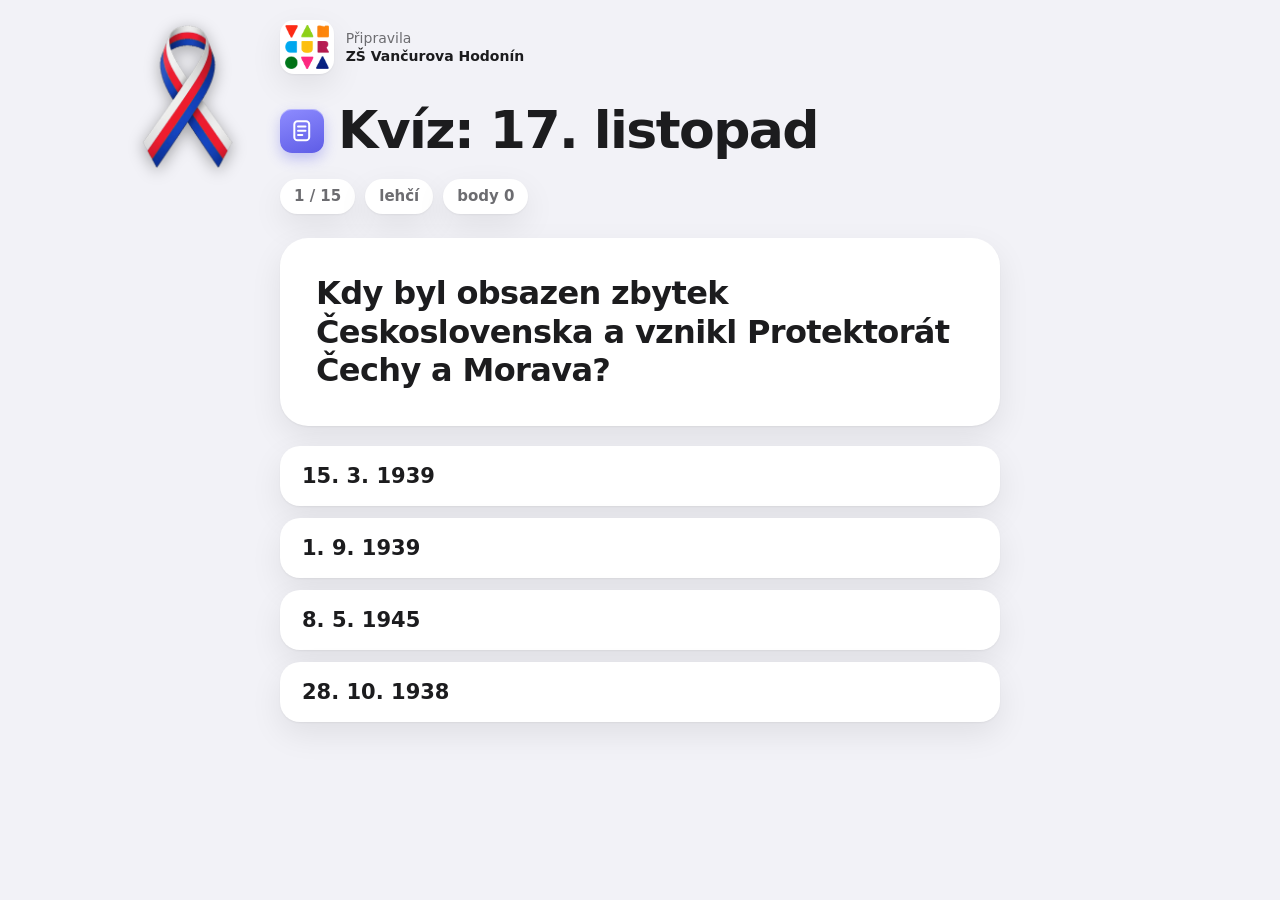
<file: skola/kviz.html>
<!DOCTYPE html>
<html lang="cs">
<head>
<meta charset="utf-8">
<meta name="viewport" content="width=device-width, initial-scale=1, viewport-fit=cover">
<meta name="color-scheme" content="light dark">
<link rel="icon" href="data:,">
<title>Kvíz: 17. listopad 1939 a 1989</title>
<style>
:root{--rib:url("img/stuha.png");--tri-red:#D7141A;--tri-blue:#11457E;--tri-white:#fff;--bg:#F2F2F7;--card:#fff;--fg:#1C1C1E;--mut:#6C6C70;--line:#0000001a;--blue:#0A84FF;--green:#30D158;--red:#FF453A;--orange:#FF9F0A;--indigo:#5E5CE6;--shadow:0 1px 2px #0000000d,0 12px 32px #00000014;--font:-apple-system,BlinkMacSystemFont,"SF Pro Display","SF Pro Text","Segoe UI Variable Display",Inter,system-ui,sans-serif;--ease:cubic-bezier(.2,.8,.2,1)}
@media(prefers-color-scheme:dark){:root{--bg:#000;--card:#1C1C1E;--fg:#fff;--mut:#98989F;--line:#ffffff1f;--shadow:0 1px 2px #0006,0 12px 32px #0008}}
*{box-sizing:border-box;-webkit-tap-highlight-color:transparent}
html,body{margin:0;background:var(--bg);color:var(--fg);font-family:var(--font);-webkit-font-smoothing:antialiased}
main{position:relative;max-width:760px;margin:0 auto;padding:max(20px,env(safe-area-inset-top)) max(20px,env(safe-area-inset-right)) calc(40px + env(safe-area-inset-bottom)) max(20px,env(safe-area-inset-left));font-size:19px;line-height:1.55}
.wrap-strip{display:none}
main::before{content:"";position:absolute;left:-124px;top:max(20px,env(safe-area-inset-top));width:103px;height:150px;background:var(--rib) no-repeat center/contain;filter:drop-shadow(0 4px 8px #0005)}
@media(max-width:1020px){main{margin-left:0;padding-left:84px}main::before{left:8px;width:62px;height:90px}}
.prog{position:fixed;left:0;top:0;height:4px;width:0;background:linear-gradient(90deg,var(--blue),var(--indigo),var(--red));transition:width .5s var(--ease);z-index:5}
.hdr{display:flex;align-items:center;gap:12px;font-size:14px;line-height:1.3;color:var(--mut);margin-bottom:28px}
.hdr .lg{background:#fff;border-radius:14px;padding:5px;display:flex;box-shadow:var(--shadow)}.hdr img{height:44px;display:block}
.hdr b{color:var(--fg)}
.tile{width:44px;height:44px;border-radius:27%;display:grid;place-items:center;color:#fff;background:linear-gradient(160deg,#8E8CFF,#5E5CE6);box-shadow:inset 0 1px 0 #ffffff66,0 6px 14px #5e5ce655;flex:none}
.sf{width:58%;height:58%;fill:none;stroke:currentColor;stroke-width:1.9;stroke-linecap:round;stroke-linejoin:round}
h1{display:flex;align-items:center;gap:14px;font-size:clamp(32px,7vw,52px);line-height:1.1;letter-spacing:-.03em;font-weight:800;margin:0 0 20px}
.meta{display:flex;gap:10px;flex-wrap:wrap;align-items:center;margin-bottom:24px;font-size:15px;font-weight:600;color:var(--mut)}
.chip{padding:6px 14px;border-radius:999px;background:var(--card);box-shadow:var(--shadow)}
.qcard{background:var(--card);border-radius:28px;padding:clamp(22px,4vw,36px);box-shadow:var(--shadow);margin-bottom:20px}
.q{font-size:clamp(23px,4.6vw,32px);font-weight:800;letter-spacing:-.02em;line-height:1.2}
.fig{margin:20px 0 0}.fig img{width:100%;max-height:34vh;object-fit:cover;border-radius:20px;display:block}.fig img.mono{filter:grayscale(1) contrast(1.1)}
.fig span{display:block;font-size:13px;color:var(--mut);margin-top:8px}
.opts{display:grid;gap:12px}
button.opt{font:600 clamp(18px,3.8vw,21px) var(--font);color:var(--fg);text-align:left;min-height:60px;padding:14px 20px;border-radius:20px;border:2px solid transparent;background:var(--card);box-shadow:var(--shadow);cursor:pointer;transition:transform .35s var(--ease),background .3s}
button.opt:hover:not(:disabled){transform:scale(1.01)}button.opt:active:not(:disabled){transform:scale(.98)}
button.opt:disabled{cursor:default;color:var(--fg)}
button.opt.right{border-color:var(--green);background:color-mix(in srgb,var(--green) 22%,var(--card));animation:pop .5s var(--ease)}
button.opt.wrong{border-color:var(--red);background:color-mix(in srgb,var(--red) 20%,var(--card));animation:shake .45s}
.exp{background:var(--card);border-radius:24px;padding:22px 26px;margin-top:20px;box-shadow:var(--shadow);font-size:17px;animation:rise .6s var(--ease) both}
.exp a{color:var(--blue);text-decoration:none}
.ok{font-weight:800;font-size:1.1em;margin-bottom:6px}
.next{margin-top:20px;display:inline-flex;align-items:center;justify-content:center;min-height:56px;padding:0 32px;border-radius:999px;border:0;background:var(--blue);color:#fff;font:700 18px var(--font);cursor:pointer;transition:transform .3s var(--ease)}
.next:active{transform:scale(.96)}
.res{text-align:center;padding:20px 0}
.res .rb{display:block;width:40px;height:60px;margin:18px auto 0;background:var(--rib) no-repeat center/contain}
.res .lg{display:inline-flex;background:#fff;border-radius:22px;padding:10px;box-shadow:var(--shadow)}.res .lg img{height:80px;display:block}
.score{font-size:clamp(88px,26vw,170px);font-weight:800;letter-spacing:-.05em;line-height:1;margin:.2em 0;background:linear-gradient(135deg,var(--blue),var(--indigo));-webkit-background-clip:text;background-clip:text;color:transparent}
.res p{color:var(--mut);font-size:21px;max-width:20em;margin:0 auto}
.res .sub{font-size:14px;margin-top:20px}
@keyframes rise{from{opacity:0;transform:translateY(20px)}to{opacity:1;transform:none}}
@keyframes pop{50%{transform:scale(1.04)}}
@keyframes shake{25%{transform:translateX(-8px)}75%{transform:translateX(8px)}}
#box>*{animation:rise .5s var(--ease) both}
@media(prefers-reduced-motion:reduce){*,*::before,*::after{animation:none!important;transition:none!important}}
</style>
</head>
<body>
<div class="prog" id="pb"></div>
<main>
<div class="hdr"><span class="lg"><img src="img/logo-zs-vancurova.png" alt="Logo ZŠ Vančurova Hodonín"></span><span>Připravila<br><b>ZŠ Vančurova Hodonín</b></span></div>
<h1><span class="tile"><svg class="sf" viewBox="0 0 24 24"><rect x="5" y="3" width="14" height="18" rx="3"/><path d="M8.5 8h7M8.5 12h7M8.5 16h4"/></svg></span>Kvíz: 17. listopad</h1>
<div class="meta" id="meta"></div>
<div id="box"></div>
</main>
<script>
var L=["lehčí","střední","těžší"];
var Q=[
{l:0,q:"Kdy byl obsazen zbytek Československa a vznikl Protektorát Čechy a Morava?",o:["15. 3. 1939","1. 9. 1939","28. 10. 1938","8. 5. 1945"],a:0,e:"Okupace zbytku ČSR proběhla 15. března 1939.",s:"ČT edu",u:"https://edu.ceskatelevize.cz/video/4227-protektorat-cechy-a-morava"},
{img:"img/opletal.jpg",ic:"Jan Opletal (kolem 1934), autor neznámý, volné dílo",old:1,l:0,q:"V den jakého výročí proběhla demonstrace 28. 10. 1939?",o:["Výročí vzniku Československa","Výročí Mnichovské dohody","Výročí narození T. G. Masaryka","Výročí bitvy na Bílé hoře"],a:0,e:"28. října 1918 vzniklo Československo, a proto v tento den lidé v roce 1939 demonstrovali proti okupaci.",s:"ČT24",u:"https://ct24.ceskatelevize.cz/domaci/2953574-delnik-sedlacek-zemrel-spolu-s-opletalem-na-prvni-obet-demonstrace-v-rijnu-1939-se"},
{l:1,q:"Kdo byl při demonstraci 28. 10. 1939 zastřelen jako první?",o:["Václav Sedláček","Martin Šmíd","Jan Palach","Jan Zajíc"],a:0,e:"Václav Sedláček, dělník (jeho věk a přesné povolání se v pramenech liší). Martin Šmíd je jméno z fámy roku 1989, Palach se upálil až v roce 1969.",s:"ČT24",u:"https://ct24.ceskatelevize.cz/domaci/2953574-delnik-sedlacek-zemrel-spolu-s-opletalem-na-prvni-obet-demonstrace-v-rijnu-1939-se"},
{l:1,q:"Na jak dlouho měly být podle vyhlášky z 17. 11. 1939 zavřeny české vysoké školy?",o:["Na 3 roky","Na 3 měsíce","Na 10 let","Na jediný týden"],a:0,e:"Vyhláška mluvila o třech letech, ale školy fakticky zůstaly zavřené do konce války.",s:"cs.wikipedia.org",u:"https://cs.wikipedia.org/wiki/Události_17._listopadu_1939"},
{l:1,q:"Kolik studentských funkcionářů bylo v souvislosti s 17. 11. 1939 popraveno bez soudu?",o:["9","3","50","120"],a:0,e:"Popraveno bylo devět představitelů studentských spolků.",s:"cs.wikipedia.org",u:"https://cs.wikipedia.org/wiki/Události_17._listopadu_1939"},
{l:0,q:"Do kterého koncentračního tábora byli studenti převezeni?",o:["Sachsenhausen","Osvětim","Dachau","Mauthausen"],a:0,e:"Zhruba 1 200 a více studentů bylo odvezeno do Sachsenhausenu. Počet těch, kteří zahynuli, se ve zdrojích liší (20–35).",s:"cs.wikipedia.org",u:"https://cs.wikipedia.org/wiki/Události_17._listopadu_1939"},
{l:1,q:"Kde a kdy byl vyhlášen Mezinárodní den studentstva?",o:["V Londýně v roce 1941","V Praze v roce 1945","Ve Vídni v roce 1939","V Paříži v roce 1989"],a:0,e:"V roce 1941 v Londýně, na památku 17. 11. 1939. Přesné datum (16. nebo 17. 11.) se ve zdrojích liší.",s:"cs.wikipedia.org",u:"https://cs.wikipedia.org/wiki/Den_boje_za_svobodu_a_demokracii_a_Mezin%C3%A1rodn%C3%AD_den_studentstva"},
{l:1,q:"Kolik lidí se 17. 11. 1989 sešlo na Albertově? (podle odhadů)",o:["Zhruba 15 000 až 50 000","Zhruba 150 až 500","Zhruba 1 500 až 5 000","Zhruba 500 000 až 800 000"],a:0,e:"Odhad StB je až 15 000, jiné zdroje uvádějí až 50 000. Rozpětí je normální: odhady počtů v davu se liší.",s:"Radio Prague International",u:"https://english.radio.cz/node/8115817"},
{img:"img/albertov.jpg",ic:"Foto: Chmee2, CC BY-SA 2.5 (Wikimedia Commons)",old:0,l:1,q:"Kam měl podle povolení vést studentský pochod 17. 11. 1989?",o:["Na Vyšehrad","Na Pražský hrad","Na Letnou","Na Staroměstské náměstí"],a:0,e:"Povolená trasa končila na Vyšehradě. Dav ale odbočil na Národní třídu.",s:"Radio Prague International",u:"https://english.radio.cz/node/8115817"},
{l:2,q:"Zhruba kolik zraněných bylo po zásahu 17. 11. 1989 podle komisí?",o:["Přes 500","Žádný","Asi 20 podle lékařů","Přes 5 000"],a:0,e:"Podle nezávislé lékařské komise 568 zraněných, podle parlamentní komise 592. Proto říkáme „přes 500“.",s:"cs.wikipedia.org, specialynovinky.cz",u:"https://specialynovinky.cz/17-listopad/"},
{l:1,q:"Co se v prvních dnech po zásahu na Národní třídě ukázalo jako nepravdivá zpráva?",o:["Že zemřel student Martin Šmíd","Že byla vyhlášena generální stávka","Že odstoupil prezident","Že byly zavřeny hranice"],a:0,e:"Šmíd žil, 19. 11. se potvrdilo, že je naživu. Kdo a proč fámu šířil, se zdroje rozcházejí.",s:"specialynovinky.cz",u:"https://specialynovinky.cz/17-listopad/"},
{img:"img/of-logo.png",ic:"Logo: P. Šťastný, volné dílo (Wikimedia Commons)",old:0,l:2,q:"Kdy vzniklo Občanské fórum a kde se sešlo?",o:["19. 11. 1989, Činoherní klub","17. 11. 1989, Albertov","21. 11. 1989, Národní divadlo","29. 12. 1989, Pražský hrad"],a:0,e:"Občanské fórum vzniklo 19. listopadu 1989 v Činoherním klubu v Praze.",s:"cs.wikipedia.org (Sametová revoluce)",u:"https://cs.wikipedia.org/wiki/Sametová_revoluce"},
{img:"img/kubisova.jpg",ic:"Marta Kubišová, novější portrét. Foto: Ben Skála, CC BY-SA 3.0",old:0,l:1,q:"Kdo zpíval 21. 11. 1989 z balkonu na Václavském náměstí Modlitbu pro Martu?",o:["Marta Kubišová","Hana Hegerová","Helena Vondráčková","Eva Pilarová"],a:0,e:"Marta Kubišová. Píseň vznikla v roce 1968, v roce 1970 dostala zpěvačka zákaz vystupování. Text napsal Petr Rada.",s:"cs.wikipedia.org",u:"https://cs.wikipedia.org/wiki/Modlitba_pro_Martu"},
{img:"img/kryl.jpg",ic:"Karel Kryl, 1990. Foto: Josef Karas, CC BY-SA 4.0",old:0,l:2,q:"Jak dlouho zůstal Karel Kryl po odjezdu v září 1969 v Německu?",o:["Zhruba 20 let","Asi 2 měsíce","Asi 5 let","Jen 2 roky"],a:0,e:"V září 1969 odjel na festival v NSR, požádal o azyl a zůstal asi 20 let. Jeho první album se jmenuje Bratříčku, zavírej vrátka.",s:"Radio Prague International",u:"https://english.radio.cz/node/8826444"},
{img:"img/palach.jpg",ic:"Svíčky a květiny u pomníku, 2022. Foto: Jan_Polák, CC BY-SA 4.0",old:0,l:0,q:"V kterém roce se Jan Palach upálil na Václavském náměstí?",o:["1969","1939","1979","1989"],a:0,e:"16. ledna 1969, zemřel 19. ledna. Chtěl probudit společnost z rezignace po okupaci 1968. Je to citlivé téma, mluvíme o něm věcně.",s:"cs.wikipedia.org",u:"https://cs.wikipedia.org/wiki/Jan_Palach"}
];
var i=0,sc=0,box=document.getElementById("box"),meta=document.getElementById("meta"),pb=document.getElementById("pb");
function buzz(p){try{navigator.vibrate&&navigator.vibrate(p)}catch(e){}}
function sh(a){a=a.slice();for(var k=a.length-1;k>0;k--){var j=Math.floor(Math.random()*(k+1)),t=a[k];a[k]=a[j];a[j]=t}return a}
function setMeta(d){meta.innerHTML="<span class='chip'>"+(i+1)+" / "+Q.length+"</span><span class='chip'>"+L[d.l]+"</span><span class='chip'>body "+sc+"</span>"}
function show(){
 if(i>=Q.length)return end();
 var d=Q[i];setMeta(d);
 pb.style.width=(i/Q.length*100)+"%";
 box.innerHTML="";
 var card=document.createElement("div");card.className="qcard";
 var q=document.createElement("div");q.className="q";q.textContent=d.q;card.appendChild(q);
 if(d.img){var f=document.createElement("figure");f.className="fig";var im=document.createElement("img");im.src=d.img;im.alt="Fotografie k otázce";if(d.old)im.className="mono";if(d.img.indexOf("of-logo")>0)im.style.cssText="width:45%;background:#fff;padding:10px;object-fit:contain";f.appendChild(im);var sp=document.createElement("span");sp.textContent=d.ic;sp.style.display="none";f.appendChild(sp);card.appendChild(f);}
 box.appendChild(card);
 var wrap=document.createElement("div");wrap.className="opts";box.appendChild(wrap);
 var opts=sh(d.o.map(function(t,k){return{t:t,ok:k===d.a}}));
 var bt=[];
 opts.forEach(function(o){
  var b=document.createElement("button");b.className="opt";b.textContent=o.t;
  b.onclick=function(){
   bt.forEach(function(x,k){x.disabled=true;if(opts[k].ok)x.classList.add("right")});
   var cp=card.querySelector(".fig span");if(cp)cp.style.display="block";
   if(o.ok){sc++;buzz(12)}else{b.classList.add("wrong");buzz([30,40,30])}
   var ex=document.createElement("div");ex.className="exp";
   ex.innerHTML="<div class='ok'>"+(o.ok?"Správně":"Ne tak docela")+"</div>";
   ex.appendChild(document.createTextNode(d.e+" Zdroj: "));
   var a=document.createElement("a");a.href=d.u;a.target="_blank";a.rel="noopener";a.textContent=d.s;ex.appendChild(a);
   box.appendChild(ex);
   var n=document.createElement("button");n.className="next";n.textContent=i+1<Q.length?"Další otázka":"Výsledek";
   n.onclick=function(){i++;show();window.scrollTo({top:0,behavior:"smooth"})};box.appendChild(n);
   ex.scrollIntoView({behavior:"smooth",block:"nearest"});
   setMeta(d);
  };
  bt.push(b);wrap.appendChild(b);
 });
}
function end(){
 pb.style.width="100%";meta.innerHTML="<span class='chip'>Hotovo</span>";
 var m=sc>=13?"Skvělé, v tématu se orientuješ.":sc>=8?"Dobrý základ. Zbytek doplníš v bojovce.":"Nevadí, tohle je jen začátek. Projdi si vysvětlení a zkus to znovu.";
 box.innerHTML="<div class='res'><span class='lg'><img src='img/logo-zs-vancurova.png' alt='Logo ZŠ Vančurova Hodonín'></span><div class='score'>"+sc+" / "+Q.length+"</div><p>"+m+"</p><div class='rb'></div><div class='sub'>Připravila ZŠ Vančurova Hodonín</div></div>";
 var b=document.createElement("button");b.className="next";b.style.display="flex";b.style.margin="20px auto 0";b.textContent="Zkusit znovu";
 b.onclick=function(){i=0;sc=0;show()};box.appendChild(b);buzz([20,30,20]);
}
show();
</script>
</body>
</html>
</file>
<file: app.css>
/* Operace 17. listopad – vzhled v duchu iOS. Písmo ≥ 13 px, tělo 17 px, vzdušné rozestupy. */
:root {
  --tri-red: #D7141A; --tri-blue: #11457E; --tri-white: #FFFFFF;
  --bg: #F2F2F7; --card: #FFFFFF; --sep: rgba(60,60,67,.2); --label: #000000; --label2: #5C5C61;
  --blue: #0A84FF; --blue-text: #0062CC; --green: #30D158; --red: #FF453A; --orange: #FF9F0A; --indigo: #5E5CE6;
  --fill: rgba(120,120,128,.12); --blur: rgba(249,249,251,.78); --sheet: #FFFFFF;
  --key: #FFFFFF; --key-sh: #B9B9BE; --key-empty: rgba(120,120,128,.16);
  --stin: 0 1px 2px rgba(0,0,0,.06), 0 6px 20px rgba(0,0,0,.06);
  --font: -apple-system, BlinkMacSystemFont, "SF Pro Display", "SF Pro Text", "Segoe UI Variable", Inter, system-ui, sans-serif;
  --pruh: calc(48px + env(safe-area-inset-top));
  --tab: calc(56px + env(safe-area-inset-bottom));
  --spring: cubic-bezier(.32, 1.25, .5, 1);
}
:root[data-theme="dark"] {
  --bg: #000000; --card: #1C1C1E; --sep: rgba(84,84,88,.65); --label: #FFFFFF; --label2: #AEAEB5;
  --blue-text: #4DA3FF; --fill: rgba(120,120,128,.28); --blur: rgba(22,22,24,.74); --sheet: #1C1C1E;
  --key: #6B6B70; --key-sh: #2B2B2E; --key-empty: rgba(120,120,128,.3);
  --stin: 0 0 0 .5px rgba(255,255,255,.06);
}
* { box-sizing: border-box; -webkit-tap-highlight-color: transparent; }
html { -webkit-text-size-adjust: 100%; }
body { margin: 0; background: var(--bg); color: var(--label); font: 400 17px/1.55 var(--font); -webkit-font-smoothing: antialiased; }
[hidden] { display: none !important; }
button, input, textarea { font: inherit; color: inherit; }
button { cursor: pointer; }
a { color: var(--blue-text); }
.ic { width: 24px; height: 24px; flex: none; fill: none; stroke: currentColor; stroke-width: 1.75; stroke-linecap: round; stroke-linejoin: round; }

/* ---------- navigační lišta a velký titulek ---------- */
.nav { position: fixed; z-index: 40; top: 0; left: 0; right: 0; height: var(--pruh); padding-top: env(safe-area-inset-top);
  background: transparent; transition: background .25s, box-shadow .25s; }
.nav.scroll { background: var(--blur); -webkit-backdrop-filter: blur(24px) saturate(180%); backdrop-filter: blur(24px) saturate(180%); box-shadow: 0 .5px 0 var(--sep); }
.nav-in { height: 48px; display: flex; align-items: center; justify-content: center; position: relative; padding: 0 20px; }
.nav-t { font-weight: 600; opacity: 0; transition: opacity .2s; }
.nav.scroll .nav-t { opacity: 1; }
.kulate { position: absolute; right: 16px; top: 2px; width: 44px; height: 44px; border-radius: 50%; border: 0; background: var(--fill); color: var(--blue-text);
  display: flex; align-items: center; justify-content: center; }
main { padding: calc(var(--pruh) + 4px) 24px calc(var(--tab) + 40px); max-width: 640px; margin: 0 auto; }
.pohled { animation: vstup .45s var(--spring); }
.large { font-size: 34px; line-height: 1.15; font-weight: 700; letter-spacing: -.02em; margin: 8px 0 24px; transform-origin: left center; }
h2, h3 { margin: 0; line-height: 1.2; }
.sekce { font-size: 13px; font-weight: 600; letter-spacing: .06em; text-transform: uppercase; color: var(--label2); margin: 36px 0 12px 20px; }
.mala-sekce { margin: 28px 0 12px; }
.popis { font-size: 15px; line-height: 1.5; color: var(--label2); margin: 4px 0; }
.stred { text-align: center; }
.pozn { margin: 12px 20px 0; }
.uvod-pop { margin: -8px 0 24px; }
.odst { margin: 0 0 16px; }
.chyba { color: var(--red); font-weight: 600; margin: 16px 20px; }
.blok { margin-top: 8px; }

/* ---------- inset grouped ---------- */
.skup { background: var(--card); border-radius: 22px; box-shadow: var(--stin); overflow: hidden; }
.skup > .rad + .rad, .skup > details + details, .skup > .rad + a, .skup > a + .rad { border-top: .5px solid var(--sep); }
.rad { display: flex; align-items: center; gap: 16px; width: 100%; min-height: 64px; padding: 14px 20px; background: none; border: 0; text-align: left; color: inherit; text-decoration: none; }
.rad-odkaz:active { background: var(--fill); }
.rad-t { flex: 1; min-width: 0; display: flex; flex-direction: column; gap: 2px; }
.rad-t b { font-weight: 600; line-height: 1.3; }
.rad-t small { font-size: 15px; line-height: 1.45; color: var(--label2); word-break: break-word; }
.rad-v { color: var(--label2); font-size: 17px; text-align: right; }
.sip { color: var(--label2); opacity: .7; width: 20px; height: 20px; }
.dlazdice { width: 36px; height: 36px; border-radius: 10px; display: inline-flex; align-items: center; justify-content: center; color: #fff; flex: none;
  box-shadow: inset 0 0 0 .5px rgba(0,0,0,.08); }
.dlazdice .ic { width: 22px; height: 22px; stroke-width: 1.9; }
.c-blue { background: linear-gradient(180deg, #46A3FF, #0A84FF); }
.c-green { background: linear-gradient(180deg, #5BE585, #30D158); }
.c-red { background: linear-gradient(180deg, #FF7B72, #FF453A); }
.c-orange { background: linear-gradient(180deg, #FFB84D, #FF9F0A); }
.c-indigo { background: linear-gradient(180deg, #8280F2, #5E5CE6); }
.c-gray { background: linear-gradient(180deg, #A1A1A6, #6E6E73); }
.skola-rad img { background: #fff; border-radius: 10px; padding: 3px; border: .5px solid var(--sep); height: 40px; width: 40px; object-fit: contain; }

/* ---------- tlačítka (pill) a formuláře ---------- */
.btn { display: inline-flex; align-items: center; justify-content: center; gap: 10px; width: 100%; min-height: 56px; padding: 14px 24px; border: 0; border-radius: 999px;
  background: var(--blue); color: #fff; font-weight: 600; font-size: 17px; text-decoration: none; transition: transform .25s var(--spring), opacity .2s; }
.btn:active { transform: scale(.96); opacity: .85; }
.btn.sek { background: var(--fill); color: var(--blue-text); }
.btn.nebezpecne { background: rgba(255,69,58,.14); color: #D70015; }
:root[data-theme="dark"] .btn.nebezpecne { color: #FF6961; }
.btn:disabled { opacity: .4; }
.odkaz { display: block; margin: 20px auto 0; min-height: 52px; padding: 0 20px; background: none; border: 0; color: var(--blue-text); font-weight: 600; }
.form-skup { padding: 24px; display: flex; flex-direction: column; gap: 16px; }
.form-skup label, .form-sheet label { font-weight: 600; }
.form-sheet { display: flex; flex-direction: column; gap: 16px; margin-top: 24px; }
input[type=text], input[type=password] { width: 100%; min-height: 56px; padding: 12px 18px; border: 0; border-radius: 16px; background: var(--fill); font-size: 20px; outline: none; }
input:focus-visible, button:focus-visible, a:focus-visible, summary:focus-visible { outline: 3px solid var(--blue); outline-offset: 2px; }
textarea { width: 100%; border: 0; border-radius: 16px; background: var(--fill); padding: 14px 16px; font-size: 15px; }
.varovani { background: rgba(255,159,10,.16); color: #8A5300; border-radius: 18px; padding: 18px 20px; margin: 0 0 8px; font-size: 15px; line-height: 1.5; }
:root[data-theme="dark"] .varovani { color: #FFC266; }
.varovani ul { margin: 0; padding-left: 20px; } .varovani li { margin: 6px 0; }
.segment { display: flex; background: var(--fill); border-radius: 14px; padding: 3px; gap: 2px; }
.segment button { flex: 1; min-height: 44px; border: 0; border-radius: 11px; background: none; font-size: 15px; font-weight: 500; }
.segment button[aria-checked="true"] { background: var(--card); font-weight: 600; box-shadow: 0 2px 8px rgba(0,0,0,.14); }
:root[data-theme="dark"] .segment button[aria-checked="true"] { background: #636366; }

/* ---------- Hra: stav, písmena jako klávesy, kompas ---------- */
.stav-radek { margin-bottom: 8px; }
.progres { height: 8px; border-radius: 4px; background: var(--fill); overflow: hidden; }
.progres-v { height: 100%; width: 0; border-radius: 4px; background: linear-gradient(90deg, var(--blue), var(--indigo)); transition: width .8s var(--spring); }
.stav-pilulky { display: flex; flex-wrap: wrap; gap: 12px; margin-top: 16px; }
.pilulka { background: var(--card); box-shadow: var(--stin); border-radius: 999px; padding: 8px 16px; font-size: 15px; font-weight: 600; font-variant-numeric: tabular-nums; }
.pilulka:empty { display: none; }
.veta { display: flex; flex-wrap: wrap; gap: 16px 22px; }
.veta .slovo { display: flex; gap: 6px; }
.klavesa, .veta .p { display: inline-flex; align-items: center; justify-content: center; min-width: 38px; height: 50px; padding: 0 4px; border-radius: 9px;
  background: var(--key); box-shadow: 0 2px 0 var(--key-sh); font-size: 24px; font-weight: 500; color: var(--label); }
.veta .p { flex: 1 1 0; max-width: 42px; }
.veta .p.prazdne { background: var(--key-empty); box-shadow: none; color: transparent; }
.veta .p.pre { background: var(--orange); color: #000; }
.veta .p.nove { animation: klavesa .8s var(--spring); }
.kompas-karta { background: linear-gradient(160deg, #0A2A6B, #1F3FA8 60%, #5E5CE6); color: #fff; border-radius: 28px; padding: 28px 24px; display: flex; align-items: center; gap: 24px; box-shadow: 0 10px 30px rgba(31,63,168,.35); }
.kompas { position: relative; width: 132px; height: 132px; flex: none; }
.kompas-kruh { position: absolute; inset: 0; width: 100%; height: 100%; }
.k-kruh { fill: rgba(255,255,255,.1); stroke: #fff; stroke-width: 6; }
.k-ticks path { stroke: #fff; stroke-width: 8; stroke-linecap: round; }
.sipka { position: absolute; inset: 22px; transition: transform .35s var(--spring); }
.sipka svg { width: 100%; height: 100%; fill: #FFD60A; filter: drop-shadow(0 2px 6px rgba(0,0,0,.35)); }
.kompas-text { min-width: 0; }
.vzd { font-size: 48px; line-height: 1.05; font-weight: 800; letter-spacing: -.02em; font-variant-numeric: tabular-nums; }
.kompas-karta .popis { color: rgba(255,255,255,.88); margin-top: 8px; }
.otazky { margin: 0; padding: 20px 20px 20px 44px; } .otazky li { margin: 8px 0; }
.dopis { padding: 32px 24px; text-align: center; background: linear-gradient(180deg, var(--card), var(--card)); }
.dopis h2 { font-size: 28px; font-weight: 700; letter-spacing: -.02em; margin: 16px 0; }
.dopis .btn { margin-top: 20px; }
.dopis-ikona { width: 72px; height: 72px; color: var(--orange); fill: none; stroke: currentColor; stroke-width: 1.5; stroke-linecap: round; stroke-linejoin: round; }
.dopis-ikona use { fill: none; }

/* ---------- Cesta ---------- */
.cesta-blok + .cesta-blok { margin-top: 8px; }
.cislo-dl { width: 36px; height: 36px; border-radius: 50%; display: inline-flex; align-items: center; justify-content: center; font-weight: 700; font-size: 15px; background: var(--fill); color: var(--label2); flex: none; }
.cislo-dl.hotovo { background: var(--green); color: #fff; }
.cislo-dl.pre { background: var(--orange); color: #000; }
.cislo-dl.ted { background: var(--blue); color: #fff; animation: puls 1.6s ease-in-out infinite; }
.cislo-dl .ic { width: 20px; height: 20px; stroke-width: 2.4; }
.pismeno-dl { font-size: 22px; font-weight: 700; }

/* ---------- Tab bar ---------- */
.tabbar { position: fixed; z-index: 50; left: 0; right: 0; bottom: 0; height: var(--tab); padding-bottom: env(safe-area-inset-bottom);
  display: flex; background: var(--blur); -webkit-backdrop-filter: blur(28px) saturate(180%); backdrop-filter: blur(28px) saturate(180%); box-shadow: 0 -.5px 0 var(--sep); }
.tabbar button { flex: 1; border: 0; background: none; color: var(--label2); display: flex; flex-direction: column; align-items: center; justify-content: center; gap: 2px; font-size: 13px; font-weight: 500; min-height: 56px; transition: color .2s; }
.tabbar button .ic { width: 26px; height: 26px; transition: transform .35s var(--spring); }
.tabbar button[aria-current="page"] { color: var(--blue-text); }
:root[data-theme="dark"] .tabbar button[aria-current="page"] { color: var(--blue); }
.tabbar button[aria-current="page"] .ic { transform: scale(1.12); }

/* ---------- bottom sheet ---------- */
.scrim { position: fixed; inset: 0; z-index: 55; background: rgba(0,0,0,.4); opacity: 0; transition: opacity .3s; }
.scrim.otevrena { opacity: 1; }
.sheet { position: fixed; z-index: 60; left: 0; right: 0; bottom: 0; max-height: 90vh; max-height: 90dvh; overflow-y: auto; overscroll-behavior: contain;
  background: var(--sheet); border-radius: 28px 28px 0 0; box-shadow: 0 -10px 40px rgba(0,0,0,.25);
  transform: translateY(105%); transition: transform .55s var(--spring); padding-bottom: env(safe-area-inset-bottom); }
.sheet.otevrena { transform: translateY(0); }
.sheet.tazeni { transition: none; }
.grab { position: sticky; top: 0; display: flex; justify-content: center; padding: 12px 0 8px; touch-action: none; background: var(--sheet); z-index: 1; }
.grab i { width: 40px; height: 5px; border-radius: 3px; background: rgba(120,120,128,.45); }
.sheet-obsah { padding: 12px 24px 32px; max-width: 640px; margin: 0 auto; }
.stred-obsah { text-align: center; display: flex; flex-direction: column; gap: 16px; align-items: stretch; }
.stred-obsah .rad-t { text-align: left; }
.sheet-titul { font-size: 28px; line-height: 1.15; font-weight: 700; letter-spacing: -.02em; margin: 0 0 16px; }
.stred-obsah .sheet-titul { margin: 0; }
.zadani { font-size: 20px; line-height: 1.55; margin: 0; }
.napovedy { list-style: none; margin: 0 0 16px; padding: 0; display: flex; flex-direction: column; gap: 12px; }
.napovedy li { background: rgba(255,159,10,.14); border-radius: 16px; padding: 16px 18px; }
.odemk { display: flex; align-items: center; gap: 12px; font-weight: 700; color: #1F9D43; margin-bottom: 16px; animation: spring-in .7s var(--spring); }
:root[data-theme="dark"] .odemk { color: var(--green); }
.odemk .ic { animation: klic 1s var(--spring); }
.klavesa.velka { align-self: center; min-width: 96px; height: 112px; border-radius: 18px; font-size: 64px; font-weight: 600; box-shadow: 0 4px 0 var(--key-sh), 0 12px 30px rgba(0,0,0,.18); animation: klavesa .9s var(--spring); }
.klavesa.velka strong { font-weight: 600; }
#rRole { text-align: left; }
#rRole h3 { font-size: 20px; margin: 8px 0 12px; }

/* ---------- Úvod ---------- */
.home { position: fixed; inset: 0; overflow-y: auto; color: #fff; display: flex; flex-direction: column; justify-content: space-between;
  padding: calc(40px + env(safe-area-inset-top)) 24px calc(24px + env(safe-area-inset-bottom));
  background: radial-gradient(120% 60% at 50% 0%, #2B4FD8 0%, transparent 70%), radial-gradient(80% 50% at 100% 100%, rgba(255,69,58,.35), transparent 70%), linear-gradient(170deg, #0A2A6B 0%, #1B2F8A 55%, #5E5CE6 130%); }
.home-obsah { display: flex; flex-direction: column; align-items: center; text-align: center; gap: 20px; margin: auto 0; max-width: 460px; width: 100%; align-self: center; }
.hero { width: 220px; height: 220px; animation: vstup .8s var(--spring); }
.hero .plamen { transform-origin: 120px 120px; animation: plamen 1.8s ease-in-out infinite alternate; }
.kicker { margin: 0; font-size: 15px; font-weight: 600; letter-spacing: .32em; text-transform: uppercase; display: flex; align-items: center; gap: 10px; color: rgba(255,255,255,.9); }
.tri { display: inline-block; width: 10px; height: 10px; border-radius: 50%; } .tri.a { background: #fff; } .tri.b { background: #0A84FF; box-shadow: 0 0 0 1.5px #fff; } .tri.c { background: #FF453A; }
.home-titul { margin: 0; font-size: 48px; line-height: 1.1; font-weight: 800; letter-spacing: -.03em; }
.home-pod { margin: 0 0 12px; font-size: 19px; line-height: 1.5; color: rgba(255,255,255,.88); max-width: 22em; }
.home .btn { background: #fff; color: #0A2A6B; max-width: 380px; }
.home .btn.sklo { background: rgba(255,255,255,.18); color: #fff; -webkit-backdrop-filter: blur(16px); backdrop-filter: blur(16px); }
.home .odkaz { color: #fff; margin-top: 4px; }
.ios-navod { display: flex; gap: 14px; align-items: flex-start; text-align: left; background: rgba(255,255,255,.16); border-radius: 18px; padding: 16px 18px; margin: 0; font-size: 15px; line-height: 1.5; max-width: 380px; }
.home-pata { display: flex; flex-direction: column; align-items: center; gap: 8px; padding-top: 24px; }
.skola { display: flex; align-items: center; gap: 12px; font-size: 13px; font-weight: 500; }
.skola img { background: #fff; border-radius: 10px; padding: 3px; height: 40px; width: 40px; object-fit: contain; }
.home-pata small { font-size: 13px; opacity: .8; }

#konfety { position: fixed; inset: 0; width: 100%; height: 100%; pointer-events: none; display: none; z-index: 90; }

@keyframes vstup { from { opacity: 0; transform: translateY(14px) scale(.985); } to { opacity: 1; transform: none; } }
@keyframes spring-in { 0% { transform: scale(.6); opacity: 0; } 100% { transform: none; opacity: 1; } }
@keyframes klavesa { 0% { transform: translateY(-40px) scale(.4) rotate(-10deg); opacity: 0; } 100% { transform: none; opacity: 1; } }
@keyframes klic { 0% { transform: rotate(-90deg) scale(.6); } 100% { transform: none; } }
@keyframes plamen { from { transform: scale(1, .94) rotate(-2deg); } to { transform: scale(.96, 1.05) rotate(2deg); } }
@keyframes puls { 0%, 100% { box-shadow: 0 0 0 0 rgba(10,132,255,.5); } 50% { box-shadow: 0 0 0 8px rgba(10,132,255,0); } }
@media (prefers-reduced-motion: reduce) {
  *, *::before, *::after { animation: none !important; transition-duration: .01ms !important; }
}
@media (max-width: 360px) { .kompas-karta { flex-direction: column; text-align: center; } .vzd { font-size: 44px; } }

/* ---------- doladění ---------- */
.veta { --s: min(38px, calc((100vw - 40px - 40px) / 11)); gap: 14px 24px; }
.veta .slovo { gap: 4px; }
.veta .p { flex: none; width: var(--s); min-width: 0; max-width: none; height: calc(var(--s) * 1.4); font-size: calc(var(--s) * .62); padding: 0; }
.stanoviste-radek summary { list-style: none; min-height: 60px; padding: 14px 20px; display: flex; align-items: center; font-weight: 600; cursor: pointer; }
.stanoviste-radek summary::-webkit-details-marker { display: none; }
.stanoviste-radek[open] summary { color: var(--blue-text); }
.stanoviste-telo { padding: 0 20px 20px; font-size: 15px; line-height: 1.55; color: var(--label2); display: flex; flex-direction: column; gap: 10px; }
.skup > details + details { border-top: .5px solid var(--sep); }

/* ---------- logo školy ---------- */
.skola-dlazdice { display: flex; align-items: center; gap: 16px; padding: 14px 22px 14px 14px; border-radius: 26px; text-align: left; font-size: 15px; font-weight: 600; line-height: 1.35;
  background: rgba(255,255,255,.88); color: #0A2A6B; -webkit-backdrop-filter: blur(20px); backdrop-filter: blur(20px); box-shadow: 0 8px 24px rgba(0,0,0,.25); }
.skola-dlazdice img { width: 84px; height: 84px; object-fit: contain; flex: none; border-radius: 18px; background: #fff; padding: 6px; }
.nav-logo { position: absolute; left: 16px; top: 8px; width: 32px; height: 32px; padding: 2px; border-radius: 9px; background: #fff; object-fit: contain; box-shadow: 0 0 0 .5px rgba(0,0,0,.15); }
.skola img { width: 36px; height: 36px; }
.skola-dopis { justify-content: center; margin: 0 0 8px; color: var(--label2); font-size: 15px; }
.skola-dopis img { box-shadow: 0 0 0 .5px var(--sep); }
.skola-mala { margin: 0 0 20px; color: var(--label2); font-size: 15px; justify-content: flex-start; }
.skola-mala img { width: 32px; height: 32px; box-shadow: 0 0 0 .5px var(--sep); }
.home-pata { padding-top: 32px; }

/* ---------- trikolóra: pevný proužek bílá–červená–modrá po třetinách ---------- */

.home-titul { font-size: 40px; }
/* ---------- stuha (dodaná, beze změny barev) ---------- */
.stuha { display: block; height: auto; flex: none; filter: drop-shadow(0 2px 4px rgba(0,0,0,.28)); }
.stuha-mala { width: 42px; }
.stuha-home { position: absolute; left: 20px; top: calc(env(safe-area-inset-top) + 24px); width: 74px; }
.stuha-dopis { position: absolute; left: 20px; top: 20px; width: 56px; }
.titul-radek { display: flex; align-items: center; gap: 14px; margin: 8px 0 24px; }
.titul-radek .large { margin: 0; }
.home { position: fixed; }
/* ---------- logo školy dole, drobně ---------- */
.home-pata { gap: 12px; }
.home .skola { font-size: 15px; font-weight: 500; color: rgba(255,255,255,.92); }
.home .skola img { width: 52px; height: 52px; }
/* ---------- Sbírka ---------- */
.symbol-karta { background: var(--card); border-radius: 22px; box-shadow: var(--stin); padding: 24px; margin-bottom: 16px; display: flex; flex-direction: column; gap: 16px; }
.symbol-hlava { display: flex; align-items: center; gap: 16px; }
.symbol-hlava h2 { font-size: 22px; line-height: 1.2; font-weight: 700; letter-spacing: -.01em; }
.symbol-karta p { margin: 0; }
.symbol-zdroj { font-size: 13px; line-height: 1.45; color: var(--label2); border-top: .5px solid var(--sep); padding-top: 12px; }
.symbol-karta.zamcena .symbol-hlava h2 { color: var(--label2); }
.symbol-karta.nova { animation: spring-in .9s var(--spring); }
.dlazdice.velka-dl { width: 64px; height: 64px; border-radius: 18px; }
.dlazdice.velka-dl .ic { width: 38px; height: 38px; stroke-width: 1.75; }
.dlazdice.zamcene { background: linear-gradient(180deg, #B4B4B9, #8E8E93); }
.rsymbol { text-align: left; }
.rsymbol .velka-dl { animation: klavesa 1s var(--spring) .3s both; }
.malik-sbirka .rad { min-height: 64px; }

/* ---------- radar ---------- */
.radar-karta { background: linear-gradient(160deg, #0A2A6B, #1B2F8A 70%, #3A3FBF); color: #fff; border-radius: 28px; padding: 24px 20px 28px; display: flex; flex-direction: column; align-items: center; gap: 16px; box-shadow: 0 10px 30px rgba(31,63,168,.35); margin-bottom: 20px; }
.radar-karta .pilulka { background: rgba(255,255,255,.16); box-shadow: none; color: #fff; }
.radar-karta .popis { color: rgba(255,255,255,.9); margin: 0; }
.radar { width: min(100%, 330px); aspect-ratio: 1; }
.radar svg { width: 100%; height: 100%; display: block; overflow: visible; }
.rd-kruhy circle { fill: none; stroke: rgba(255,255,255,.35); stroke-width: .8; stroke-dasharray: 2 3; }
.rd-kruhy .rd-dosah { stroke: #FFD60A; stroke-width: 1.6; stroke-dasharray: none; fill: rgba(255,214,10,.1); }
.rd-sever { fill: #fff; font-size: 9px; font-weight: 700; }
.rd-bod { fill: #0A84FF; stroke: #fff; stroke-width: 2; }
.rd-ja { fill: rgba(255,255,255,.55); }
.stripek .s-tvar { fill: #FFD60A; stroke: #fff; stroke-width: 1.2; }
.stripek.dop .s-tvar { fill: #FF9F0A; }
.stripek.dosah .s-tvar { fill: #30D158; }
.s-cislo { fill: #fff; font-size: 9px; font-weight: 700; paint-order: stroke; stroke: #0A1B45; stroke-width: 2px; }
.stripek .s-zar { transform-box: fill-box; transform-origin: center; }
.stripek.pulz .s-zar { animation: pulz-zar 1.3s ease-in-out infinite; }
.btn.chytit { background: #30D158; color: #04210E; min-height: 60px; font-size: 20px; animation: spring-in .6s var(--spring); }
.leti { position: fixed; z-index: 95; width: 48px; height: 48px; pointer-events: none; }
.leti svg { width: 100%; height: 100%; fill: #FFD60A; stroke: #fff; stroke-width: 1.2; filter: drop-shadow(0 0 8px #FFD60A); }
.pulz-tab .ic { animation: klavesa .8s var(--spring); color: var(--orange); }
/* ---------- obraz ---------- */
.obraz-karta { background: var(--card); border-radius: 22px; box-shadow: var(--stin); padding: 16px; margin-bottom: 8px; }
.obraz-karta .popis { margin: 12px 4px 0; }
.obraz-box { border-radius: 16px; overflow: hidden; }
.obraz { width: 100%; height: auto; display: block; }
.o-bg { fill: var(--fill); }
.o-mriz { stroke: rgba(255,255,255,.55); stroke-width: 1.5; fill: none; }
:root:not([data-theme="dark"]) .o-mriz { stroke: rgba(60,60,67,.35); }
.o-cislo { fill: var(--label2); font-size: 26px; font-weight: 700; opacity: .8; }
.m-nove { animation: m-bliknuti 1.4s ease-out; }
.obraz.slozeno { animation: slozeni 1.6s var(--spring); filter: drop-shadow(0 0 14px rgba(255,214,10,.5)); }
.chytit + .popis { margin-top: 0; }
.prepis-zprava { background: var(--fill); border-radius: 12px; padding: 12px 14px; color: var(--label); }
.stanoviste-telo .btn { margin-top: 4px; }
@keyframes pulz-zar { 0%, 100% { transform: scale(.9); opacity: .7; } 50% { transform: scale(1.5); opacity: 1; } }
@keyframes m-bliknuti { 0% { opacity: 0; } 30% { opacity: 1; filter: brightness(2.2); } 100% { opacity: 1; } }
@keyframes slozeni { 0% { transform: scale(.92); } 100% { transform: none; } }

/* ---------- fotografie u symbolů ---------- */
.symbol-foto { margin: -8px -8px 0; aspect-ratio: 16 / 9; border-radius: 16px; overflow: hidden; background: var(--fill); }
figure.symbol-foto { margin: 0 0 0; }
.symbol-foto img { width: 100%; height: 100%; object-fit: cover; display: block; }
.symbol-foto.zastupne { display: flex; flex-direction: column; align-items: center; justify-content: center; gap: 8px; color: #fff; margin: 0; }
.symbol-foto.zastupne .ic { width: 48px; height: 48px; }
.symbol-foto.zastupne span { font-size: 15px; font-weight: 500; opacity: .92; }
.foto-kredit { font-size: 13px; line-height: 1.45; color: var(--label2); margin: -8px 0 0 !important; }
.symbol-karta { overflow: hidden; }
.symbol-foto { margin: -24px -24px 0; border-radius: 0; }
figure.symbol-foto { margin: -24px -24px 0; }
.symbol-foto.zastupne { margin: -24px -24px 0; }

.rd-okraj path { fill: #FF9F0A; stroke: #fff; stroke-width: 1.2; }
.rd-okraj text { fill: #fff; font-size: 9px; font-weight: 700; paint-order: stroke; stroke: #0A1B45; stroke-width: 2px; }

.logo-btn { background: none; border: 0; padding: 0; min-width: 44px; min-height: 44px; display: inline-flex; align-items: center; justify-content: center; border-radius: 12px; }
.nav-logo-btn { position: absolute; left: 12px; top: 2px; width: 44px; height: 44px; }
.nav-logo { position: static; }
.home .skola .logo-btn img { width: 52px; height: 52px; }
.verze-radek { text-align: center; font-size: 13px; color: var(--label2); margin: 32px 0 0; }

/* ---------- záhlaví Hra: čas a postup vpravo vedle nadpisu ---------- */
.titul-radek .large { min-width: 0; }
.stav-prava { margin-left: auto; display: flex; flex-direction: column; align-items: flex-end; flex: none; font-size: 15px; font-weight: 600; line-height: 1.35; font-variant-numeric: tabular-nums; white-space: nowrap; }
.stav-prava #hStanoviste { font-weight: 500; color: var(--label2); }
.stav-prava span:empty { display: none; }
.kompas-karta + .skup { margin-top: 20px; }

/* ---------- tým: název při startu a seznam členů ---------- */
.tym-start { display: flex; flex-direction: column; gap: 12px; width: 100%; }
.tym-start { margin-top: 20px; }
.uvod-tym .jen-app, .uvod-tym .tabbar { display: none; }
.zamceno #fClen, .zamceno .clen-radek .btn { display: none; }
.clen-radek { justify-content: space-between; }
.clen-radek .btn { width: auto; min-height: 44px; padding: 8px 18px; font-size: 15px; }
#tymClenove + .form-skup { margin-top: 16px; }

/* Potvrzení „Spustit znovu“ */
.dlg-znovu { border: 0; border-radius: 24px; padding: 24px; width: min(92vw, 420px); background: #fff; color: #1c1c1e; }
.dlg-znovu::backdrop { background: rgba(0,0,0,.55); }
.dlg-znovu h2 { margin: 0 0 8px; font-size: 22px; }
.dlg-znovu p { margin: 0 0 16px; }
.dlg-znovu input { display: block; width: 100%; box-sizing: border-box; min-height: 48px; margin: 6px 0 16px; padding: 0 14px; font: inherit; font-size: 18px; border: 2px solid #c7c7cc; border-radius: 14px; }
.dlg-znovu .btn { margin-top: 8px; }
.home .dlg-znovu .btn.nebezpecne { background: #D70015; color: #fff; }
.home .dlg-znovu .btn.sek { background: #e5e5ea; color: #0A2A6B; }
</file>
